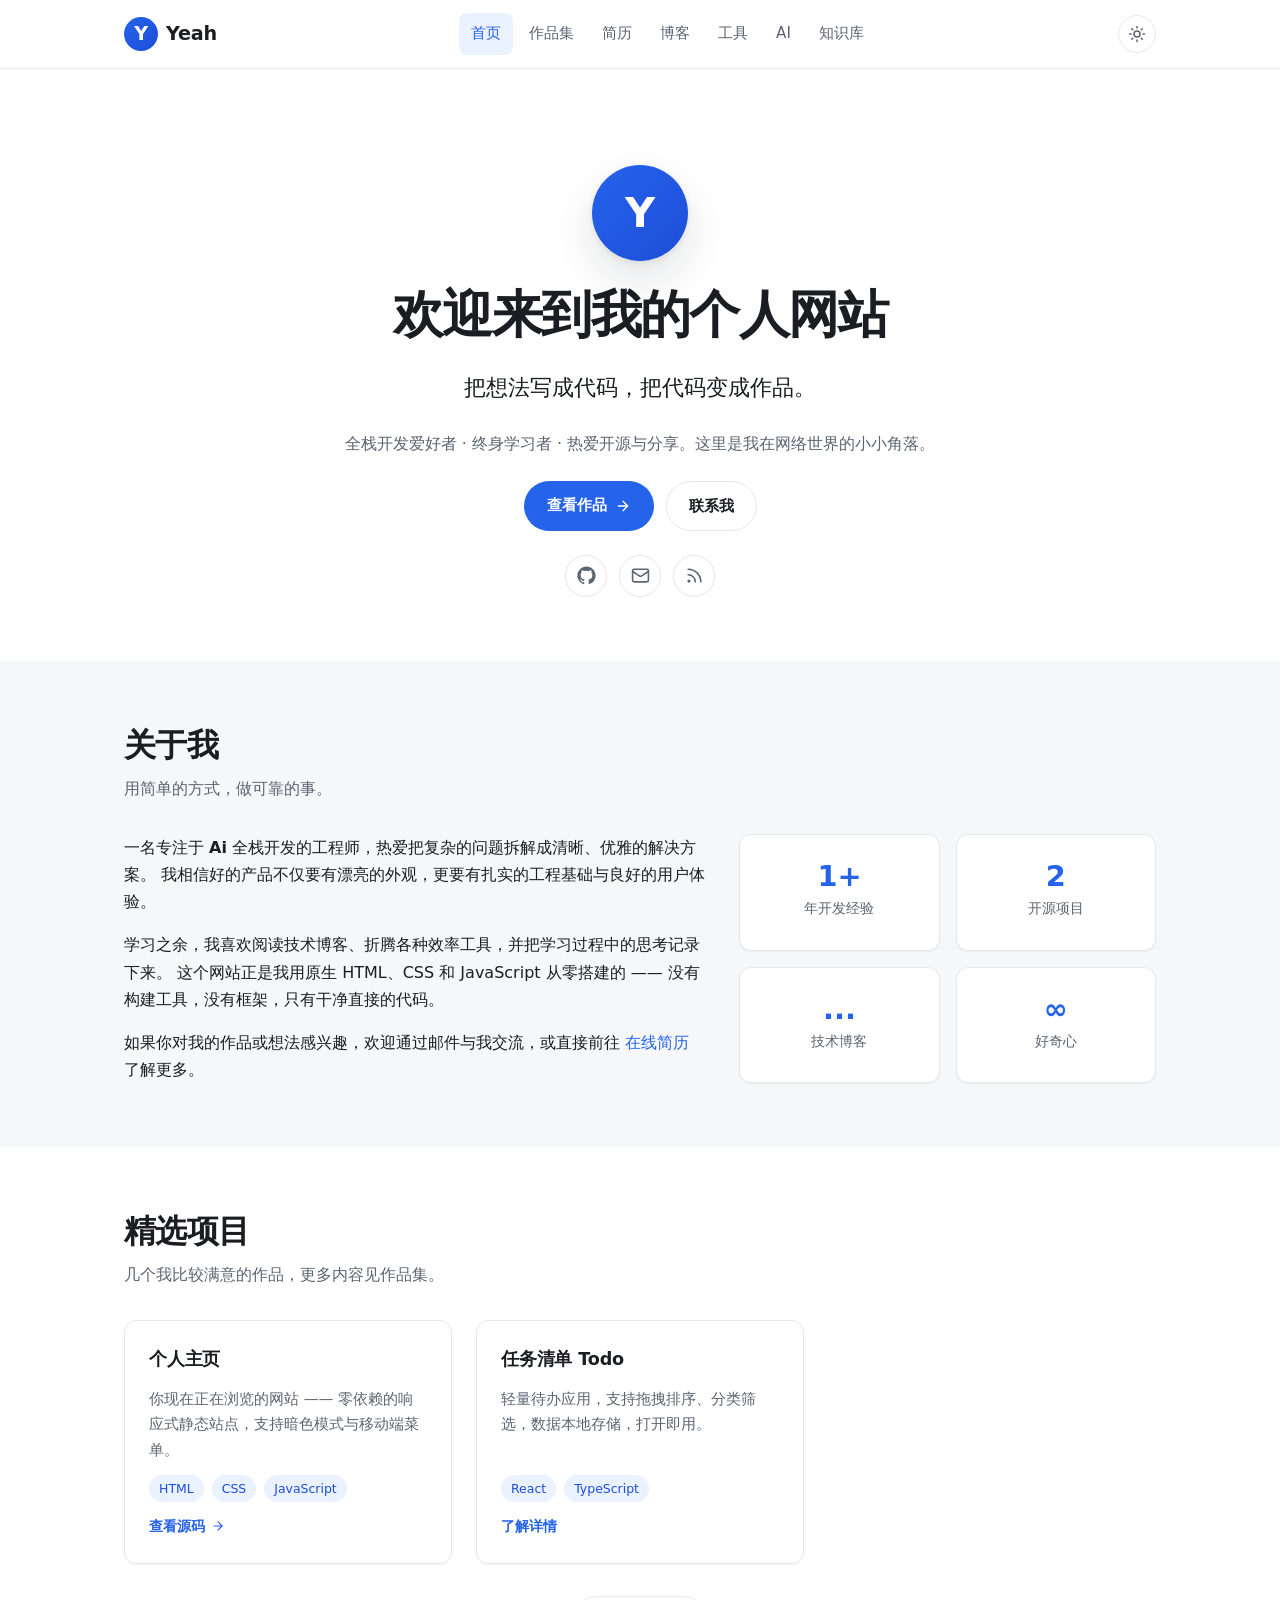
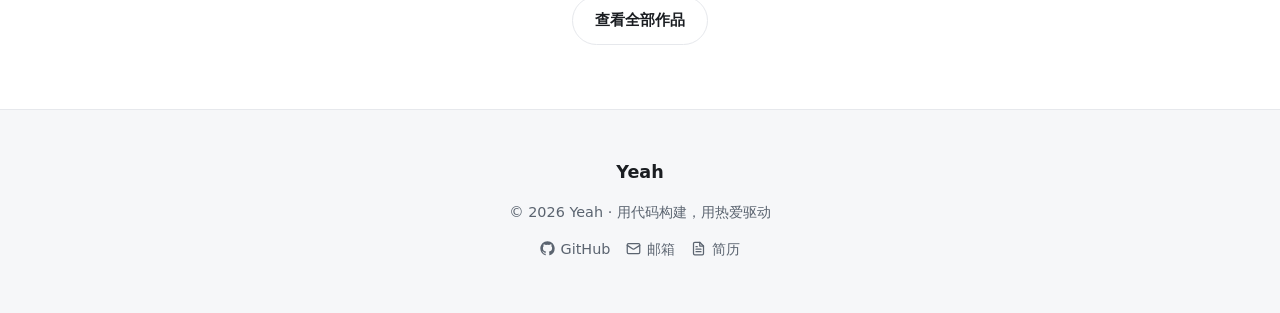
<file: index.html>
<!DOCTYPE html>
<html lang="zh-CN">

  <head>
    <meta charset="UTF-8">
    <meta name="viewport" content="width=device-width, initial-scale=1.0">
    <meta name="description" content="Yeah 的个人网站 —— 前端开发爱好者，记录作品、简历、博客、工具与知识库。">
    <title>Yeah · 个人主页</title>
    <link rel="stylesheet" href="assets/css/style.css">
  </head>

  <body data-active-nav="home">

    <header class="site-header">
      <a class="skip-link" href="#main">跳到主要内容</a>
      <div class="container header-inner">
        <a class="brand" href="index.html" aria-label="Yeah 首页">
          <span class="brand-mark" aria-hidden="true">Y</span>
          <span class="brand-name">Yeah</span>
        </a>
        <nav id="site-nav" class="site-nav" aria-label="主导航">
          <ul class="nav-list">
            <li><a class="nav-link" data-nav="home" href="index.html">首页</a></li>
            <li><a class="nav-link" data-nav="portfolio" href="portfolio.html">作品集</a></li>
            <li><a class="nav-link" data-nav="resume" href="resume.html">简历</a></li>
            <li><a class="nav-link" data-nav="blog" href="blog.html">博客</a></li>
            <li><a class="nav-link" data-nav="tools" href="tools.html">工具</a></li>
            <li><a class="nav-link" data-nav="ai" href="ai.html">AI</a></li>
            <li><a class="nav-link" data-nav="knowledge" href="knowledge.html">知识库</a></li>
          </ul>
        </nav>
        <div class="header-actions">
          <button class="theme-toggle" id="theme-toggle" type="button" aria-label="切换暗色模式">
            <svg class="icon-sun" viewBox="0 0 24 24" fill="none" stroke="currentColor" stroke-width="2"
              stroke-linecap="round" stroke-linejoin="round" aria-hidden="true">
              <circle cx="12" cy="12" r="4"></circle>
              <path
                d="M12 2v2M12 20v2M4.93 4.93l1.41 1.41M17.66 17.66l1.41 1.41M2 12h2M20 12h2M4.93 19.07l1.41-1.41M17.66 6.34l1.41-1.41">
              </path>
            </svg>
            <svg class="icon-moon" viewBox="0 0 24 24" fill="none" stroke="currentColor" stroke-width="2"
              stroke-linecap="round" stroke-linejoin="round" aria-hidden="true">
              <path d="M21 12.79A9 9 0 1 1 11.21 3 7 7 0 0 0 21 12.79z"></path>
            </svg>
          </button>
          <button class="nav-toggle" type="button" aria-expanded="false" aria-controls="site-nav" aria-label="打开导航菜单">
            <span class="nav-toggle-bar"></span>
            <span class="nav-toggle-bar"></span>
            <span class="nav-toggle-bar"></span>
          </button>
        </div>
      </div>
    </header>

    <main id="main">

      <!-- Hero 名片区 -->
      <section class="hero">
        <div class="container hero-inner">
          <span class="avatar avatar-lg" aria-hidden="true">Y</span>
          <h1 class="hero-title">欢迎来到我的个人网站 <span class="accent"></span></h1>
          <p class="hero-slogan">把想法写成代码，把代码变成作品。</p>
          <p class="hero-sub">全栈开发爱好者 · 终身学习者 · 热爱开源与分享。这里是我在网络世界的小小角落。</p>
          <div class="hero-actions">
            <a class="btn btn-primary" href="portfolio.html">
              查看作品
              <svg viewBox="0 0 24 24" fill="none" stroke="currentColor" stroke-width="2" stroke-linecap="round"
                stroke-linejoin="round" aria-hidden="true">
                <path d="M5 12h14M12 5l7 7-7 7"></path>
              </svg>
            </a>
            <button class="btn btn-ghost" id="contact-btn" type="button">联系我</button>
          </div>
          <ul class="social-list" aria-label="社交与联系方式">
            <li>
              <a href="https://github.com/Yeah-520" target="_blank" rel="noopener noreferrer" aria-label="GitHub">
                <svg viewBox="0 0 24 24" fill="currentColor" aria-hidden="true">
                  <path
                    d="M12 .5C5.73.5.5 5.73.5 12c0 5.08 3.29 9.39 7.86 10.91.58.11.79-.25.79-.56 0-.27-.01-1.17-.02-2.12-3.2.7-3.87-1.36-3.87-1.36-.52-1.33-1.28-1.69-1.28-1.69-1.04-.71.08-.7.08-.7 1.15.08 1.76 1.18 1.76 1.18 1.02 1.75 2.68 1.25 3.34.95.1-.74.4-1.25.72-1.54-2.55-.29-5.23-1.28-5.23-5.68 0-1.26.45-2.28 1.18-3.09-.12-.29-.51-1.46.11-3.05 0 0 .97-.31 3.18 1.18a11.1 11.1 0 0 1 5.79 0c2.2-1.49 3.17-1.18 3.17-1.18.62 1.59.23 2.76.11 3.05.74.81 1.18 1.83 1.18 3.09 0 4.41-2.69 5.38-5.25 5.67.41.35.77 1.04.77 2.1 0 1.52-.01 2.74-.01 3.11 0 .31.21.67.8.56A11.52 11.52 0 0 0 23.5 12C23.5 5.73 18.27.5 12 .5z">
                  </path>
                </svg>
              </a>
            </li>
            <li>
              <a href="mailto:1903617153@qq.com" aria-label="电子邮箱">
                <svg viewBox="0 0 24 24" fill="none" stroke="currentColor" stroke-width="2" stroke-linecap="round"
                  stroke-linejoin="round" aria-hidden="true">
                  <rect x="2" y="4" width="20" height="16" rx="2"></rect>
                  <path d="m22 7-8.97 5.7a1.94 1.94 0 0 1-2.06 0L2 7"></path>
                </svg>
              </a>
            </li>
            <li>
              <a href="https://blog.example.com" target="_blank" rel="noopener noreferrer" aria-label="RSS 订阅">
                <svg viewBox="0 0 24 24" fill="none" stroke="currentColor" stroke-width="2" stroke-linecap="round"
                  stroke-linejoin="round" aria-hidden="true">
                  <path d="M4 11a9 9 0 0 1 9 9M4 4a16 16 0 0 1 16 16"></path>
                  <circle cx="5" cy="19" r="1"></circle>
                </svg>
              </a>
            </li>
          </ul>
        </div>
      </section>

      <!-- 关于我 -->
      <section class="section section-alt" aria-labelledby="about-title">
        <div class="container">
          <div class="section-head reveal">
            <h2 class="section-title" id="about-title">关于我</h2>
            <p class="section-sub">用简单的方式，做可靠的事。</p>
          </div>
          <div class="about-grid">
            <div class="about-text reveal">
              <p>
                一名专注于 <strong>Ai</strong> 全栈开发的工程师，热爱把复杂的问题拆解成清晰、优雅的解决方案。
                我相信好的产品不仅要有漂亮的外观，更要有扎实的工程基础与良好的用户体验。
              </p>
              <p>
                学习之余，我喜欢阅读技术博客、折腾各种效率工具，并把学习过程中的思考记录下来。
                这个网站正是我用原生 HTML、CSS 和 JavaScript 从零搭建的 —— 没有构建工具，没有框架，只有干净直接的代码。
              </p>
              <p>
                如果你对我的作品或想法感兴趣，欢迎通过邮件与我交流，或直接前往
                <a class="accent" href="resume.html">在线简历</a> 了解更多。
              </p>
            </div>
            <div class="about-highlights reveal">
              <div class="highlight-card">
                <p class="highlight-value">加载中...</p>
                <p class="highlight-label">年开发经验</p>
              </div>
              <div class="highlight-card">
                <p id="portfolio" class="highlight-value">加载中...</p>
                <p class="highlight-label">开源项目</p>
              </div>
              <div class="highlight-card">
                <p class="highlight-value">...</p>
                <p class="highlight-label">技术博客</p>
              </div>
              <div class="highlight-card">
                <p class="highlight-value">∞</p>
                <p class="highlight-label">好奇心</p>
              </div>
            </div>
          </div>
        </div>
      </section>

      <!-- 精选项目 -->
      <section class="section" aria-labelledby="featured-title">
        <div class="container">
          <div class="section-head reveal">
            <h2 class="section-title" id="featured-title">精选项目</h2>
            <p class="section-sub">几个我比较满意的作品，更多内容见作品集。</p>
          </div>
          <div class="card-grid">
            <article class="card reveal">
              <h3 class="card-title">个人主页</h3>
              <p class="card-desc">你现在正在浏览的网站 —— 零依赖的响应式静态站点，支持暗色模式与移动端菜单。</p>
              <div class="tag-list">
                <span class="tag">HTML</span>
                <span class="tag">CSS</span>
                <span class="tag">JavaScript</span>
              </div>
              <a class="card-link" href="https://github.com/Yeah-520/Yeah-520.github.io" target="_blank"
                rel="noopener noreferrer">
                查看源码
                <svg viewBox="0 0 24 24" fill="none" stroke="currentColor" stroke-width="2" stroke-linecap="round"
                  stroke-linejoin="round" aria-hidden="true">
                  <path d="M5 12h14M12 5l7 7-7 7"></path>
                </svg>
              </a>
            </article>
            <article class="card reveal">
              <h3 class="card-title">任务清单 Todo</h3>
              <p class="card-desc">轻量待办应用，支持拖拽排序、分类筛选，数据本地存储，打开即用。</p>
              <div class="tag-list">
                <span class="tag">React</span>
                <span class="tag">TypeScript</span>
              </div>
              <a class="card-link" href="portfolio.html">了解详情</a>
            </article>
          </div>
          <p class="reveal" style="margin-top: var(--space-6); text-align: center;">
            <a class="btn btn-ghost" href="portfolio.html">查看全部作品</a>
          </p>
        </div>
      </section>

    </main>

    <footer class="site-footer">
      <div class="container footer-inner">
        <p class="footer-brand">Yeah</p>
        <p class="footer-note">© <span id="year">2025</span> Yeah · 用代码构建，用热爱驱动</p>
        <ul class="footer-links">
          <li>
            <a href="https://github.com/Yeah-520" target="_blank" rel="noopener noreferrer">
              <svg viewBox="0 0 24 24" fill="currentColor" aria-hidden="true">
                <path
                  d="M12 .5C5.73.5.5 5.73.5 12c0 5.08 3.29 9.39 7.86 10.91.58.11.79-.25.79-.56 0-.27-.01-1.17-.02-2.12-3.2.7-3.87-1.36-3.87-1.36-.52-1.33-1.28-1.69-1.28-1.69-1.04-.71.08-.7.08-.7 1.15.08 1.76 1.18 1.76 1.18 1.02 1.75 2.68 1.25 3.34.95.1-.74.4-1.25.72-1.54-2.55-.29-5.23-1.28-5.23-5.68 0-1.26.45-2.28 1.18-3.09-.12-.29-.51-1.46.11-3.05 0 0 .97-.31 3.18 1.18a11.1 11.1 0 0 1 5.79 0c2.2-1.49 3.17-1.18 3.17-1.18.62 1.59.23 2.76.11 3.05.74.81 1.18 1.83 1.18 3.09 0 4.41-2.69 5.38-5.25 5.67.41.35.77 1.04.77 2.1 0 1.52-.01 2.74-.01 3.11 0 .31.21.67.8.56A11.52 11.52 0 0 0 23.5 12C23.5 5.73 18.27.5 12 .5z">
                </path>
              </svg>
              GitHub
            </a>
          </li>
          <li>
            <a href="mailto:1903617153@qq.com">
              <svg viewBox="0 0 24 24" fill="none" stroke="currentColor" stroke-width="2" stroke-linecap="round"
                stroke-linejoin="round" aria-hidden="true">
                <rect x="2" y="4" width="20" height="16" rx="2"></rect>
                <path d="m22 7-8.97 5.7a1.94 1.94 0 0 1-2.06 0L2 7"></path>
              </svg>
              邮箱
            </a>
          </li>
          <li>
            <a href="resume.html">
              <svg viewBox="0 0 24 24" fill="none" stroke="currentColor" stroke-width="2" stroke-linecap="round"
                stroke-linejoin="round" aria-hidden="true">
                <path d="M14 2H6a2 2 0 0 0-2 2v16a2 2 0 0 0 2 2h12a2 2 0 0 0 2-2V8z"></path>
                <path d="M14 2v6h6"></path>
                <path d="M16 13H8M16 17H8M10 9H8"></path>
              </svg>
              简历
            </a>
          </li>
        </ul>
      </div>
    </footer>

    <!-- 联系我弹窗 -->
    <div class="modal" id="contact-modal" role="dialog" aria-modal="true" aria-labelledby="contact-modal-title" hidden>
      <div class="modal-overlay" data-modal-close></div>
      <div class="modal-panel" role="document">
        <button class="modal-close" type="button" data-modal-close aria-label="关闭弹窗">
          <svg viewBox="0 0 24 24" fill="none" stroke="currentColor" stroke-width="2" stroke-linecap="round"
            stroke-linejoin="round" aria-hidden="true">
            <path d="M18 6 6 18M6 6l12 12"></path>
          </svg>
        </button>
        <h2 class="modal-title" id="contact-modal-title">联系我</h2>
        <ul class="contact-list">
          <li class="contact-item">
            <span class="contact-icon" aria-hidden="true">
              <svg viewBox="0 0 24 24" fill="none" stroke="currentColor" stroke-width="2" stroke-linecap="round"
                stroke-linejoin="round">
                <path
                  d="M22 16.92v3a2 2 0 0 1-2.18 2 19.79 19.79 0 0 1-8.63-3.07 19.5 19.5 0 0 1-6-6 19.79 19.79 0 0 1-3.07-8.67A2 2 0 0 1 4.11 2h3a2 2 0 0 1 2 1.72c.13.96.36 1.9.7 2.81a2 2 0 0 1-.45 2.11L8.09 9.91a16 16 0 0 0 6 6l1.27-1.27a2 2 0 0 1 2.11-.45c.91.34 1.85.57 2.81.7A2 2 0 0 1 22 16.92z">
                </path>
              </svg>
            </span>
            <div class="contact-info">
              <span class="contact-label">电话</span>
              <a class="contact-value" href="tel:13800000000">138-0000-0000</a>
            </div>
          </li>
          <li class="contact-item">
            <span class="contact-icon" aria-hidden="true">
              <svg viewBox="0 0 24 24" fill="none" stroke="currentColor" stroke-width="2" stroke-linecap="round"
                stroke-linejoin="round">
                <rect x="2" y="4" width="20" height="16" rx="2"></rect>
                <path d="m22 7-8.97 5.7a1.94 1.94 0 0 1-2.06 0L2 7"></path>
              </svg>
            </span>
            <div class="contact-info">
              <span class="contact-label">邮箱</span>
              <a class="contact-value" href="mailto:1903617153@qq.com">1903617153@qq.com</a>
            </div>
          </li>
          <li class="contact-item">
            <span class="contact-icon" aria-hidden="true">
              <svg viewBox="0 0 24 24" fill="currentColor">
                <path
                  d="M12 .5C5.73.5.5 5.73.5 12c0 5.08 3.29 9.39 7.86 10.91.58.11.79-.25.79-.56 0-.27-.01-1.17-.02-2.12-3.2.7-3.87-1.36-3.87-1.36-.52-1.33-1.28-1.69-1.28-1.69-1.04-.71.08-.7.08-.7 1.15.08 1.76 1.18 1.76 1.18 1.02 1.75 2.68 1.25 3.34.95.1-.74.4-1.25.72-1.54-2.55-.29-5.23-1.28-5.23-5.68 0-1.26.45-2.28 1.18-3.09-.12-.29-.51-1.46.11-3.05 0 0 .97-.31 3.18 1.18a11.1 11.1 0 0 1 5.79 0c2.2-1.49 3.17-1.18 3.17-1.18.62 1.59.23 2.76.11 3.05.74.81 1.18 1.83 1.18 3.09 0 4.41-2.69 5.38-5.25 5.67.41.35.77 1.04.77 2.1 0 1.52-.01 2.74-.01 3.11 0 .31.21.67.8.56A11.52 11.52 0 0 0 23.5 12C23.5 5.73 18.27.5 12 .5z">
                </path>
              </svg>
            </span>
            <div class="contact-info">
              <span class="contact-label">GitHub</span>
              <a class="contact-value" href="https://github.com/Yeah-520" target="_blank"
                rel="noopener noreferrer">github.com/Yeah-520</a>
            </div>
          </li>
        </ul>
      </div>
    </div>

    <script src="assets/js/main.js"></script>
  </body>

  <script>
    const currentYear = new Date().getFullYear();
    const diff = currentYear - 2025;
    document.querySelector('.highlight-value').textContent = `${diff}+`;

    // const currentPortfolio = 0;
    // document.querySelector('#portfolio').textContent = `${currentPortfolio}`;

    document.addEventListener('DOMContentLoaded', async () => {
      try {
        // 请求portfolio目录下的页面，修改为你的真实路径
        const res = await fetch('./portfolio.html');
        const htmlStr = await res.text();

        // 把获取到的html字符串解析成虚拟DOM
        const parser = new DOMParser();
        const doc = parser.parseFromString(htmlStr, 'text/html');

        // 统计 .card-title 的数量
        const count = doc.querySelectorAll('.card-title').length;
        console.log("card-title总数：", count);

        // 你可以把数量渲染到index页面任意位置，例如：
        document.querySelector('#portfolio').textContent = `${count}`;
      } catch (err) {
        console.error('读取portfolio页面失败：', err);
      }
    });




  </script>

</html>
</file>
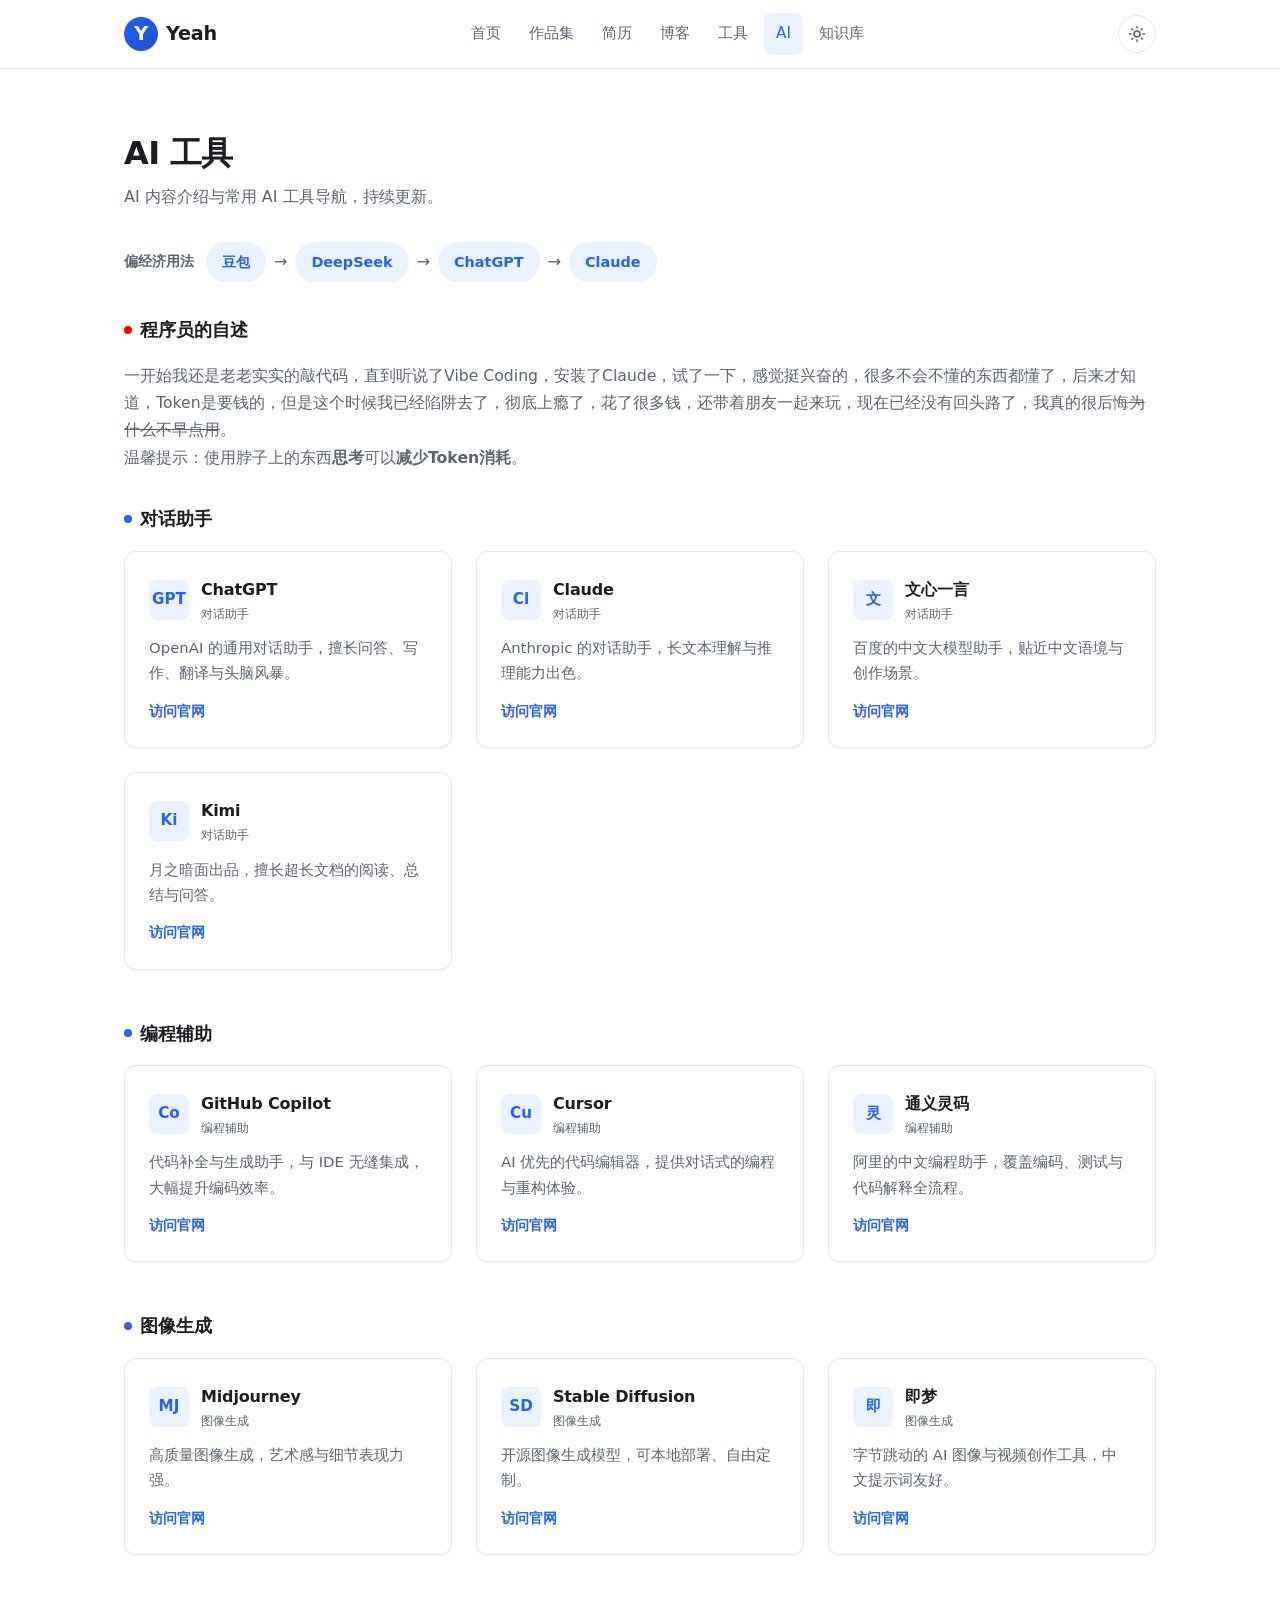
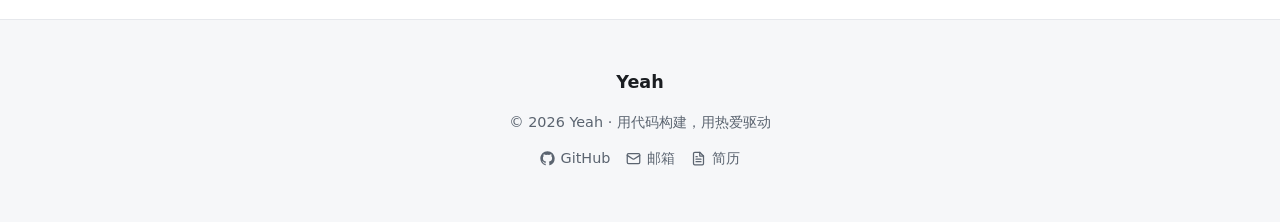
<file: ai.html>
<!DOCTYPE html>
<html lang="zh-CN">

  <head>
    <meta charset="UTF-8">
    <meta name="viewport" content="width=device-width, initial-scale=1.0">
    <meta name="description" content="Yeah 的 AI 工具导航 —— AI 内容介绍与常用 AI 工具推荐。">
    <title>AI 工具 · Yeah</title>
    <link rel="stylesheet" href="assets/css/style.css">
  </head>

  <body data-active-nav="ai">

    <header class="site-header">
      <a class="skip-link" href="#main">跳到主要内容</a>
      <div class="container header-inner">
        <a class="brand" href="index.html" aria-label="Yeah 首页">
          <span class="brand-mark" aria-hidden="true">Y</span>
          <span class="brand-name">Yeah</span>
        </a>
        <nav id="site-nav" class="site-nav" aria-label="主导航">
          <ul class="nav-list">
            <li><a class="nav-link" data-nav="home" href="index.html">首页</a></li>
            <li><a class="nav-link" data-nav="portfolio" href="portfolio.html">作品集</a></li>
            <li><a class="nav-link" data-nav="resume" href="resume.html">简历</a></li>
            <li><a class="nav-link" data-nav="blog" href="blog.html">博客</a></li>
            <li><a class="nav-link" data-nav="tools" href="tools.html">工具</a></li>
            <li><a class="nav-link" data-nav="ai" href="ai.html">AI</a></li>
            <li><a class="nav-link" data-nav="knowledge" href="knowledge.html">知识库</a></li>
          </ul>
        </nav>
        <div class="header-actions">
          <button class="theme-toggle" id="theme-toggle" type="button" aria-label="切换暗色模式">
            <svg class="icon-sun" viewBox="0 0 24 24" fill="none" stroke="currentColor" stroke-width="2"
              stroke-linecap="round" stroke-linejoin="round" aria-hidden="true">
              <circle cx="12" cy="12" r="4"></circle>
              <path
                d="M12 2v2M12 20v2M4.93 4.93l1.41 1.41M17.66 17.66l1.41 1.41M2 12h2M20 12h2M4.93 19.07l1.41-1.41M17.66 6.34l1.41-1.41">
              </path>
            </svg>
            <svg class="icon-moon" viewBox="0 0 24 24" fill="none" stroke="currentColor" stroke-width="2"
              stroke-linecap="round" stroke-linejoin="round" aria-hidden="true">
              <path d="M21 12.79A9 9 0 1 1 11.21 3 7 7 0 0 0 21 12.79z"></path>
            </svg>
          </button>
          <button class="nav-toggle" type="button" aria-expanded="false" aria-controls="site-nav" aria-label="打开导航菜单">
            <span class="nav-toggle-bar"></span>
            <span class="nav-toggle-bar"></span>
            <span class="nav-toggle-bar"></span>
          </button>
        </div>
      </div>
    </header>

    <main id="main">
      <section class="section">
        <div class="container">
          <div class="section-head reveal">
            <h1 class="section-title">AI 工具</h1>
            <p class="section-sub">AI 内容介绍与常用 AI 工具导航，持续更新。</p>
          </div>

          <div class="ai-path reveal">
            <span class="ai-path-label">偏经济用法</span>
            <div class="ai-path-steps">
              <span class="ai-path-step">豆包</span>
              <span class="ai-path-arrow" aria-hidden="true">→</span>
              <span class="ai-path-step">DeepSeek</span>
              <span class="ai-path-arrow" aria-hidden="true">→</span>
              <span class="ai-path-step">ChatGPT</span>
              <span class="ai-path-arrow" aria-hidden="true">→</span>
              <span class="ai-path-step">Claude</span>
            </div>
          </div>

          <div>
            <h2 class="knowledge-title"><span class="dot" style="background-color: red;"></span>程序员的自述</h2>
            <p class="ai-intro reveal">
              一开始我还是老老实实的敲代码，直到听说了Vibe
              Coding，安装了Claude，试了一下，感觉挺兴奋的，很多不会不懂的东西都懂了，后来才知道，Token是要钱的，但是这个时候我已经陷阱去了，彻底上瘾了，花了很多钱，还带着朋友一起来玩，现在已经没有回头路了，我真的很后悔<del>为什么不早点用</del>。<br>
              温馨提示：使用脖子上的东西<strong>思考</strong>可以<strong>减少Token消耗</strong>。
            </p>
          </div>

          <!-- 对话助手 -->
          <div class="knowledge-section reveal">
            <h2 class="knowledge-title"><span class="dot"></span>对话助手</h2>
            <div class="card-grid">
              <article class="card tool-card reveal">
                <div class="tool-head">
                  <span class="tool-logo" aria-hidden="true">GPT</span>
                  <div>
                    <h2 class="card-title" style="font-size: 1rem;">ChatGPT</h2>
                    <p class="tool-category">对话助手</p>
                  </div>
                </div>
                <p class="card-desc">OpenAI 的通用对话助手，擅长问答、写作、翻译与头脑风暴。</p>
                <a class="card-link" href="https://chatgpt.com/" target="_blank" rel="noopener noreferrer">访问官网</a>
              </article>

              <article class="card tool-card reveal">
                <div class="tool-head">
                  <span class="tool-logo" aria-hidden="true">Cl</span>
                  <div>
                    <h2 class="card-title" style="font-size: 1rem;">Claude</h2>
                    <p class="tool-category">对话助手</p>
                  </div>
                </div>
                <p class="card-desc">Anthropic 的对话助手，长文本理解与推理能力出色。</p>
                <a class="card-link" href="https://claude.ai/" target="_blank" rel="noopener noreferrer">访问官网</a>
              </article>

              <article class="card tool-card reveal">
                <div class="tool-head">
                  <span class="tool-logo" aria-hidden="true">文</span>
                  <div>
                    <h2 class="card-title" style="font-size: 1rem;">文心一言</h2>
                    <p class="tool-category">对话助手</p>
                  </div>
                </div>
                <p class="card-desc">百度的中文大模型助手，贴近中文语境与创作场景。</p>
                <a class="card-link" href="https://yiyan.baidu.com/" target="_blank" rel="noopener noreferrer">访问官网</a>
              </article>

              <article class="card tool-card reveal">
                <div class="tool-head">
                  <span class="tool-logo" aria-hidden="true">Ki</span>
                  <div>
                    <h2 class="card-title" style="font-size: 1rem;">Kimi</h2>
                    <p class="tool-category">对话助手</p>
                  </div>
                </div>
                <p class="card-desc">月之暗面出品，擅长超长文档的阅读、总结与问答。</p>
                <a class="card-link" href="https://kimi.moonshot.cn/" target="_blank" rel="noopener noreferrer">访问官网</a>
              </article>
            </div>
          </div>

          <!-- 编程辅助 -->
          <div class="knowledge-section reveal">
            <h2 class="knowledge-title"><span class="dot"></span>编程辅助</h2>
            <div class="card-grid">
              <article class="card tool-card reveal">
                <div class="tool-head">
                  <span class="tool-logo" aria-hidden="true">Co</span>
                  <div>
                    <h2 class="card-title" style="font-size: 1rem;">GitHub Copilot</h2>
                    <p class="tool-category">编程辅助</p>
                  </div>
                </div>
                <p class="card-desc">代码补全与生成助手，与 IDE 无缝集成，大幅提升编码效率。</p>
                <a class="card-link" href="https://github.com/features/copilot" target="_blank"
                  rel="noopener noreferrer">访问官网</a>
              </article>

              <article class="card tool-card reveal">
                <div class="tool-head">
                  <span class="tool-logo" aria-hidden="true">Cu</span>
                  <div>
                    <h2 class="card-title" style="font-size: 1rem;">Cursor</h2>
                    <p class="tool-category">编程辅助</p>
                  </div>
                </div>
                <p class="card-desc">AI 优先的代码编辑器，提供对话式的编程与重构体验。</p>
                <a class="card-link" href="https://cursor.com/" target="_blank" rel="noopener noreferrer">访问官网</a>
              </article>

              <article class="card tool-card reveal">
                <div class="tool-head">
                  <span class="tool-logo" aria-hidden="true">灵</span>
                  <div>
                    <h2 class="card-title" style="font-size: 1rem;">通义灵码</h2>
                    <p class="tool-category">编程辅助</p>
                  </div>
                </div>
                <p class="card-desc">阿里的中文编程助手，覆盖编码、测试与代码解释全流程。</p>
                <a class="card-link" href="https://tongyi.aliyun.com/lingma" target="_blank"
                  rel="noopener noreferrer">访问官网</a>
              </article>
            </div>
          </div>

          <!-- 图像生成 -->
          <div class="knowledge-section reveal">
            <h2 class="knowledge-title"><span class="dot"></span>图像生成</h2>
            <div class="card-grid">
              <article class="card tool-card reveal">
                <div class="tool-head">
                  <span class="tool-logo" aria-hidden="true">MJ</span>
                  <div>
                    <h2 class="card-title" style="font-size: 1rem;">Midjourney</h2>
                    <p class="tool-category">图像生成</p>
                  </div>
                </div>
                <p class="card-desc">高质量图像生成，艺术感与细节表现力强。</p>
                <a class="card-link" href="https://www.midjourney.com/" target="_blank"
                  rel="noopener noreferrer">访问官网</a>
              </article>

              <article class="card tool-card reveal">
                <div class="tool-head">
                  <span class="tool-logo" aria-hidden="true">SD</span>
                  <div>
                    <h2 class="card-title" style="font-size: 1rem;">Stable Diffusion</h2>
                    <p class="tool-category">图像生成</p>
                  </div>
                </div>
                <p class="card-desc">开源图像生成模型，可本地部署、自由定制。</p>
                <a class="card-link" href="https://stability.ai/" target="_blank" rel="noopener noreferrer">访问官网</a>
              </article>

              <article class="card tool-card reveal">
                <div class="tool-head">
                  <span class="tool-logo" aria-hidden="true">即</span>
                  <div>
                    <h2 class="card-title" style="font-size: 1rem;">即梦</h2>
                    <p class="tool-category">图像生成</p>
                  </div>
                </div>
                <p class="card-desc">字节跳动的 AI 图像与视频创作工具，中文提示词友好。</p>
                <a class="card-link" href="https://jimeng.jianying.com/" target="_blank"
                  rel="noopener noreferrer">访问官网</a>
              </article>
            </div>
          </div>

        </div>
      </section>
    </main>

    <footer class="site-footer">
      <div class="container footer-inner">
        <p class="footer-brand">Yeah</p>
        <p class="footer-note">© <span id="year">2025</span> Yeah · 用代码构建，用热爱驱动</p>
        <ul class="footer-links">
          <li>
            <a href="https://github.com/Yeah-520" target="_blank" rel="noopener noreferrer">
              <svg viewBox="0 0 24 24" fill="currentColor" aria-hidden="true">
                <path
                  d="M12 .5C5.73.5.5 5.73.5 12c0 5.08 3.29 9.39 7.86 10.91.58.11.79-.25.79-.56 0-.27-.01-1.17-.02-2.12-3.2.7-3.87-1.36-3.87-1.36-.52-1.33-1.28-1.69-1.28-1.69-1.04-.71.08-.7.08-.7 1.15.08 1.76 1.18 1.76 1.18 1.02 1.75 2.68 1.25 3.34.95.1-.74.4-1.25.72-1.54-2.55-.29-5.23-1.28-5.23-5.68 0-1.26.45-2.28 1.18-3.09-.12-.29-.51-1.46.11-3.05 0 0 .97-.31 3.18 1.18a11.1 11.1 0 0 1 5.79 0c2.2-1.49 3.17-1.18 3.17-1.18.62 1.59.23 2.76.11 3.05.74.81 1.18 1.83 1.18 3.09 0 4.41-2.69 5.38-5.25 5.67.41.35.77 1.04.77 2.1 0 1.52-.01 2.74-.01 3.11 0 .31.21.67.8.56A11.52 11.52 0 0 0 23.5 12C23.5 5.73 18.27.5 12 .5z">
                </path>
              </svg>
              GitHub
            </a>
          </li>
          <li>
            <a href="mailto:1903617153@qq.com">
              <svg viewBox="0 0 24 24" fill="none" stroke="currentColor" stroke-width="2" stroke-linecap="round"
                stroke-linejoin="round" aria-hidden="true">
                <rect x="2" y="4" width="20" height="16" rx="2"></rect>
                <path d="m22 7-8.97 5.7a1.94 1.94 0 0 1-2.06 0L2 7"></path>
              </svg>
              邮箱
            </a>
          </li>
          <li><a href="resume.html"><svg viewBox="0 0 24 24" fill="none" stroke="currentColor" stroke-width="2"
                stroke-linecap="round" stroke-linejoin="round" aria-hidden="true">
                <path d="M14 2H6a2 2 0 0 0-2 2v16a2 2 0 0 0 2 2h12a2 2 0 0 0 2-2V8z"></path>
                <path d="M14 2v6h6"></path>
                <path d="M16 13H8M16 17H8M10 9H8"></path>
              </svg>简历</a></li>
        </ul>
      </div>
    </footer>

    <script src="assets/js/main.js"></script>
  </body>

</html>
</file>
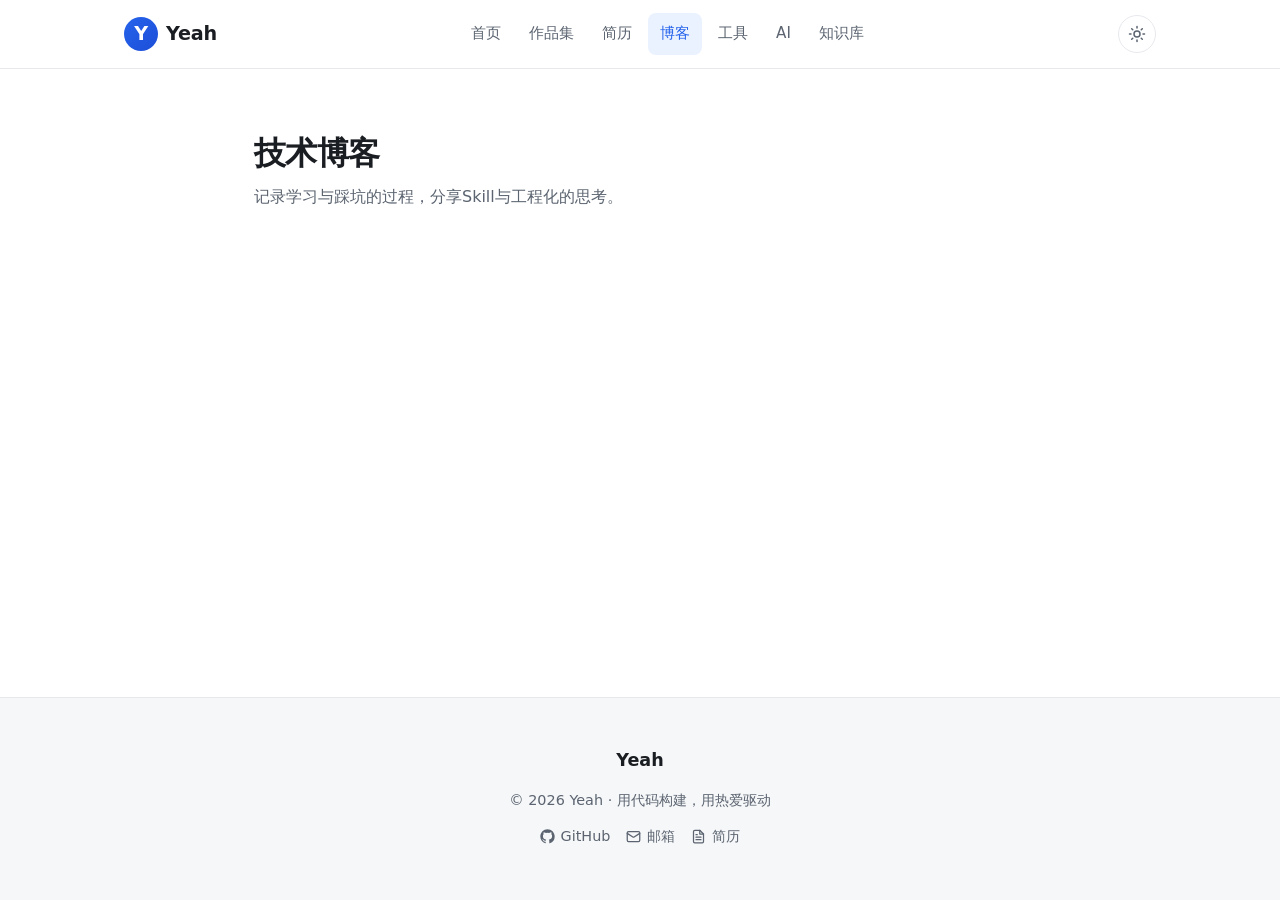
<file: blog.html>
<!DOCTYPE html>
<html lang="zh-CN">
<head>
  <meta charset="UTF-8">
  <meta name="viewport" content="width=device-width, initial-scale=1.0">
  <meta name="description" content="Yeah 的技术博客 —— 记录前端开发、工程化与学习思考。">
  <title>技术博客 · Yeah</title>
  <link rel="stylesheet" href="assets/css/style.css">
</head>
<body data-active-nav="blog">

  <header class="site-header">
    <a class="skip-link" href="#main">跳到主要内容</a>
    <div class="container header-inner">
      <a class="brand" href="index.html" aria-label="Yeah 首页">
        <span class="brand-mark" aria-hidden="true">Y</span>
        <span class="brand-name">Yeah</span>
      </a>
      <nav id="site-nav" class="site-nav" aria-label="主导航">
        <ul class="nav-list">
          <li><a class="nav-link" data-nav="home" href="index.html">首页</a></li>
          <li><a class="nav-link" data-nav="portfolio" href="portfolio.html">作品集</a></li>
          <li><a class="nav-link" data-nav="resume" href="resume.html">简历</a></li>
          <li><a class="nav-link" data-nav="blog" href="blog.html">博客</a></li>
          <li><a class="nav-link" data-nav="tools" href="tools.html">工具</a></li>
          <li><a class="nav-link" data-nav="ai" href="ai.html">AI</a></li>
          <li><a class="nav-link" data-nav="knowledge" href="knowledge.html">知识库</a></li>
        </ul>
      </nav>
      <div class="header-actions">
        <button class="theme-toggle" id="theme-toggle" type="button" aria-label="切换暗色模式">
          <svg class="icon-sun" viewBox="0 0 24 24" fill="none" stroke="currentColor" stroke-width="2" stroke-linecap="round" stroke-linejoin="round" aria-hidden="true">
            <circle cx="12" cy="12" r="4"></circle>
            <path d="M12 2v2M12 20v2M4.93 4.93l1.41 1.41M17.66 17.66l1.41 1.41M2 12h2M20 12h2M4.93 19.07l1.41-1.41M17.66 6.34l1.41-1.41"></path>
          </svg>
          <svg class="icon-moon" viewBox="0 0 24 24" fill="none" stroke="currentColor" stroke-width="2" stroke-linecap="round" stroke-linejoin="round" aria-hidden="true">
            <path d="M21 12.79A9 9 0 1 1 11.21 3 7 7 0 0 0 21 12.79z"></path>
          </svg>
        </button>
        <button class="nav-toggle" type="button" aria-expanded="false" aria-controls="site-nav" aria-label="打开导航菜单">
          <span class="nav-toggle-bar"></span>
          <span class="nav-toggle-bar"></span>
          <span class="nav-toggle-bar"></span>
        </button>
      </div>
    </div>
  </header>

  <main id="main">
    <section class="section">
      <div class="container" style="max-width: 820px;">
        <div class="section-head reveal">
          <h1 class="section-title">技术博客</h1>
          <p class="section-sub">记录学习与踩坑的过程，分享Skill与工程化的思考。</p>
        </div>
      </div>
    </section>
  </main>

  <footer class="site-footer">
    <div class="container footer-inner">
      <p class="footer-brand">Yeah</p>
      <p class="footer-note">© <span id="year">2025</span> Yeah · 用代码构建，用热爱驱动</p>
      <ul class="footer-links">
        <li>
          <a href="https://github.com/Yeah-520" target="_blank" rel="noopener noreferrer">
            <svg viewBox="0 0 24 24" fill="currentColor" aria-hidden="true"><path d="M12 .5C5.73.5.5 5.73.5 12c0 5.08 3.29 9.39 7.86 10.91.58.11.79-.25.79-.56 0-.27-.01-1.17-.02-2.12-3.2.7-3.87-1.36-3.87-1.36-.52-1.33-1.28-1.69-1.28-1.69-1.04-.71.08-.7.08-.7 1.15.08 1.76 1.18 1.76 1.18 1.02 1.75 2.68 1.25 3.34.95.1-.74.4-1.25.72-1.54-2.55-.29-5.23-1.28-5.23-5.68 0-1.26.45-2.28 1.18-3.09-.12-.29-.51-1.46.11-3.05 0 0 .97-.31 3.18 1.18a11.1 11.1 0 0 1 5.79 0c2.2-1.49 3.17-1.18 3.17-1.18.62 1.59.23 2.76.11 3.05.74.81 1.18 1.83 1.18 3.09 0 4.41-2.69 5.38-5.25 5.67.41.35.77 1.04.77 2.1 0 1.52-.01 2.74-.01 3.11 0 .31.21.67.8.56A11.52 11.52 0 0 0 23.5 12C23.5 5.73 18.27.5 12 .5z"></path></svg>
            GitHub
          </a>
        </li>
        <li>
          <a href="mailto:1903617153@qq.com">
            <svg viewBox="0 0 24 24" fill="none" stroke="currentColor" stroke-width="2" stroke-linecap="round" stroke-linejoin="round" aria-hidden="true"><rect x="2" y="4" width="20" height="16" rx="2"></rect><path d="m22 7-8.97 5.7a1.94 1.94 0 0 1-2.06 0L2 7"></path></svg>
            邮箱
          </a>
        </li>
        <li><a href="resume.html"><svg viewBox="0 0 24 24" fill="none" stroke="currentColor" stroke-width="2" stroke-linecap="round" stroke-linejoin="round" aria-hidden="true"><path d="M14 2H6a2 2 0 0 0-2 2v16a2 2 0 0 0 2 2h12a2 2 0 0 0 2-2V8z"></path><path d="M14 2v6h6"></path><path d="M16 13H8M16 17H8M10 9H8"></path></svg>简历</a></li>
      </ul>
    </div>
  </footer>

  <script src="assets/js/main.js"></script>
</body>
</html>
</file>
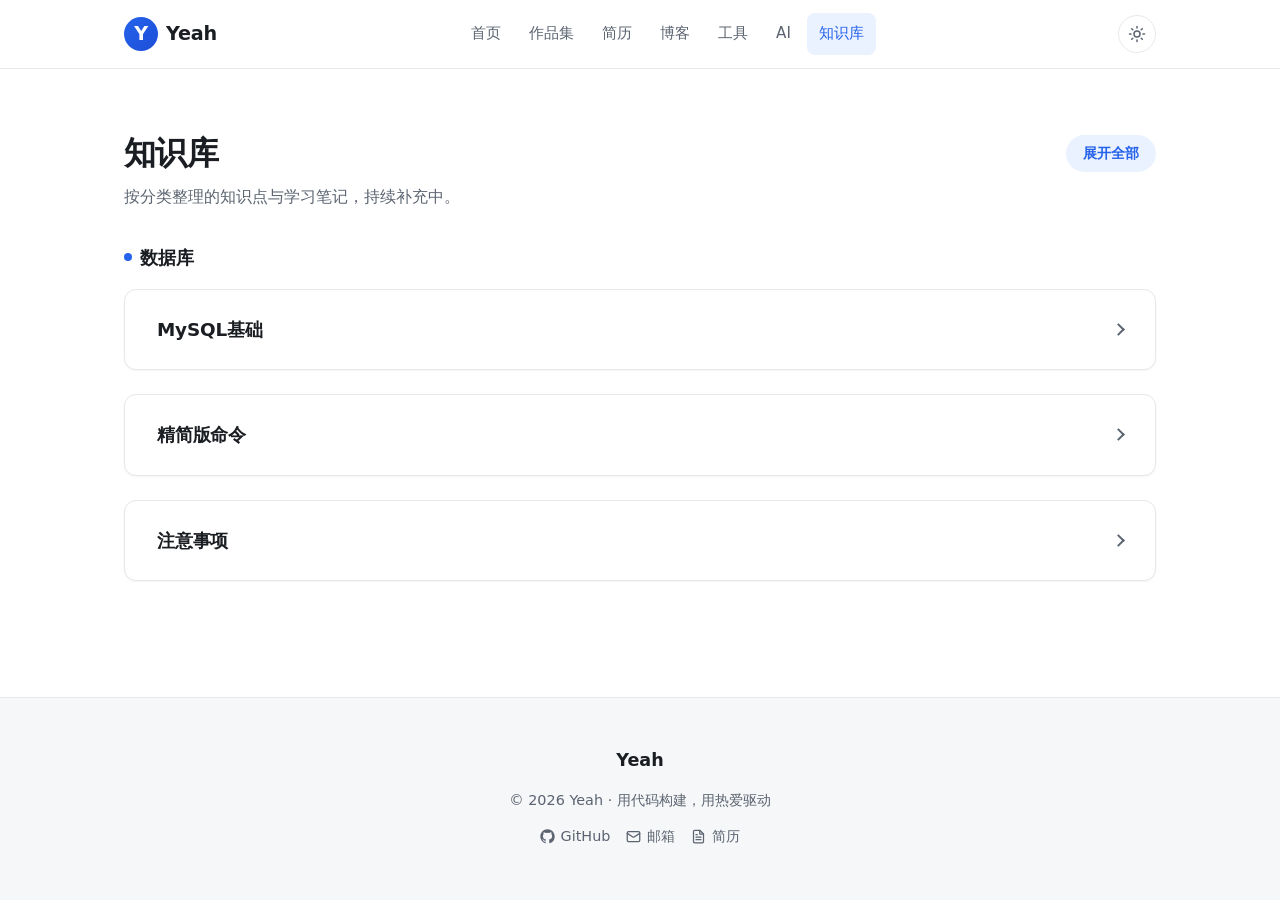
<file: knowledge.html>
<!DOCTYPE html>
<html lang="zh-CN">
<head>
  <meta charset="UTF-8">
  <meta name="viewport" content="width=device-width, initial-scale=1.0">
  <meta name="description" content="Yeah 的知识库 —— 按分类整理的知识点与学习笔记。">
  <title>知识库 · Yeah</title>
  <link rel="stylesheet" href="assets/css/style.css">
  <script src="assets/js/vendor/markdown-it.min.js" defer></script>
  <!-- <script src="assets/js/vendor/highlight.min.js" defer></script> -->
  <script src="assets/js/knowledge.js" defer></script>
  <script src="assets/js/main.js" defer></script>
</head>
<body data-active-nav="knowledge">

  <header class="site-header">
    <a class="skip-link" href="#main">跳到主要内容</a>
    <div class="container header-inner">
      <a class="brand" href="index.html" aria-label="Yeah 首页">
        <span class="brand-mark" aria-hidden="true">Y</span>
        <span class="brand-name">Yeah</span>
      </a>
      <nav id="site-nav" class="site-nav" aria-label="主导航">
        <ul class="nav-list">
          <li><a class="nav-link" data-nav="home" href="index.html">首页</a></li>
          <li><a class="nav-link" data-nav="portfolio" href="portfolio.html">作品集</a></li>
          <li><a class="nav-link" data-nav="resume" href="resume.html">简历</a></li>
          <li><a class="nav-link" data-nav="blog" href="blog.html">博客</a></li>
          <li><a class="nav-link" data-nav="tools" href="tools.html">工具</a></li>
          <li><a class="nav-link" data-nav="ai" href="ai.html">AI</a></li>
          <li><a class="nav-link" data-nav="knowledge" href="knowledge.html">知识库</a></li>
        </ul>
      </nav>
      <div class="header-actions">
        <button class="theme-toggle" id="theme-toggle" type="button" aria-label="切换暗色模式">
          <svg class="icon-sun" viewBox="0 0 24 24" fill="none" stroke="currentColor" stroke-width="2" stroke-linecap="round" stroke-linejoin="round" aria-hidden="true">
            <circle cx="12" cy="12" r="4"></circle>
            <path d="M12 2v2M12 20v2M4.93 4.93l1.41 1.41M17.66 17.66l1.41 1.41M2 12h2M20 12h2M4.93 19.07l1.41-1.41M17.66 6.34l1.41-1.41"></path>
          </svg>
          <svg class="icon-moon" viewBox="0 0 24 24" fill="none" stroke="currentColor" stroke-width="2" stroke-linecap="round" stroke-linejoin="round" aria-hidden="true">
            <path d="M21 12.79A9 9 0 1 1 11.21 3 7 7 0 0 0 21 12.79z"></path>
          </svg>
        </button>
        <button class="nav-toggle" type="button" aria-expanded="false" aria-controls="site-nav" aria-label="打开导航菜单">
          <span class="nav-toggle-bar"></span>
          <span class="nav-toggle-bar"></span>
          <span class="nav-toggle-bar"></span>
        </button>
      </div>
    </div>
  </header>

  <main id="main">
    <section class="section">
      <div class="container">
        <div class="section-head reveal">
          <div class="section-head-row">
            <h1 class="section-title">知识库</h1>
            <div id="knowledge-toolbar" class="knowledge-toolbar"></div>
          </div>
          <p class="section-sub">按分类整理的知识点与学习笔记，持续补充中。</p>
        </div>

        <div id="knowledge-root" class="knowledge-root"></div>

      </div>
    </section>
  </main>

  <footer class="site-footer">
    <div class="container footer-inner">
      <p class="footer-brand">Yeah</p>
      <p class="footer-note">© <span id="year">2025</span> Yeah · 用代码构建，用热爱驱动</p>
      <ul class="footer-links">
        <li>
          <a href="https://github.com/Yeah-520" target="_blank" rel="noopener noreferrer">
            <svg viewBox="0 0 24 24" fill="currentColor" aria-hidden="true"><path d="M12 .5C5.73.5.5 5.73.5 12c0 5.08 3.29 9.39 7.86 10.91.58.11.79-.25.79-.56 0-.27-.01-1.17-.02-2.12-3.2.7-3.87-1.36-3.87-1.36-.52-1.33-1.28-1.69-1.28-1.69-1.04-.71.08-.7.08-.7 1.15.08 1.76 1.18 1.76 1.18 1.02 1.75 2.68 1.25 3.34.95.1-.74.4-1.25.72-1.54-2.55-.29-5.23-1.28-5.23-5.68 0-1.26.45-2.28 1.18-3.09-.12-.29-.51-1.46.11-3.05 0 0 .97-.31 3.18 1.18a11.1 11.1 0 0 1 5.79 0c2.2-1.49 3.17-1.18 3.17-1.18.62 1.59.23 2.76.11 3.05.74.81 1.18 1.83 1.18 3.09 0 4.41-2.69 5.38-5.25 5.67.41.35.77 1.04.77 2.1 0 1.52-.01 2.74-.01 3.11 0 .31.21.67.8.56A11.52 11.52 0 0 0 23.5 12C23.5 5.73 18.27.5 12 .5z"></path></svg>
            GitHub
          </a>
        </li>
        <li>
          <a href="mailto:1903617153@qq.com">
            <svg viewBox="0 0 24 24" fill="none" stroke="currentColor" stroke-width="2" stroke-linecap="round" stroke-linejoin="round" aria-hidden="true"><rect x="2" y="4" width="20" height="16" rx="2"></rect><path d="m22 7-8.97 5.7a1.94 1.94 0 0 1-2.06 0L2 7"></path></svg>
            邮箱
          </a>
        </li>
        <li><a href="resume.html"><svg viewBox="0 0 24 24" fill="none" stroke="currentColor" stroke-width="2" stroke-linecap="round" stroke-linejoin="round" aria-hidden="true"><path d="M14 2H6a2 2 0 0 0-2 2v16a2 2 0 0 0 2 2h12a2 2 0 0 0 2-2V8z"></path><path d="M14 2v6h6"></path><path d="M16 13H8M16 17H8M10 9H8"></path></svg>简历</a></li>
      </ul>
    </div>
  </footer>

</body>
</html>
</file>
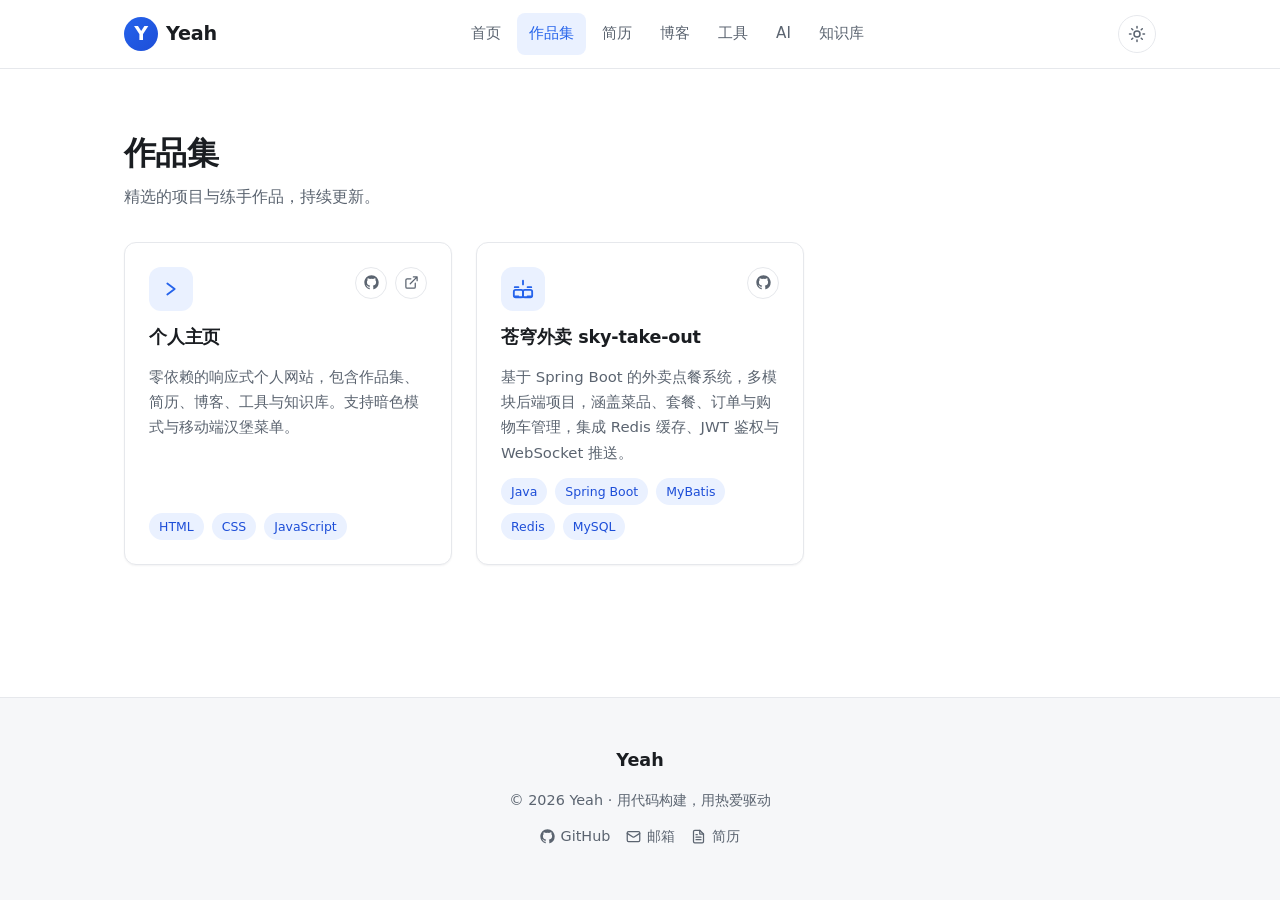
<file: portfolio.html>
<!DOCTYPE html>
<html lang="zh-CN">
<head>
  <meta charset="UTF-8">
  <meta name="viewport" content="width=device-width, initial-scale=1.0">
  <meta name="description" content="Yeah 的作品集 —— 精选项目展示，包含简介、技术栈与源码链接。">
  <title>作品集 · Yeah</title>
  <link rel="stylesheet" href="assets/css/style.css">
</head>
<body data-active-nav="portfolio">

  <header class="site-header">
    <a class="skip-link" href="#main">跳到主要内容</a>
    <div class="container header-inner">
      <a class="brand" href="index.html" aria-label="Yeah 首页">
        <span class="brand-mark" aria-hidden="true">Y</span>
        <span class="brand-name">Yeah</span>
      </a>
      <nav id="site-nav" class="site-nav" aria-label="主导航">
        <ul class="nav-list">
          <li><a class="nav-link" data-nav="home" href="index.html">首页</a></li>
          <li><a class="nav-link" data-nav="portfolio" href="portfolio.html">作品集</a></li>
          <li><a class="nav-link" data-nav="resume" href="resume.html">简历</a></li>
          <li><a class="nav-link" data-nav="blog" href="blog.html">博客</a></li>
          <li><a class="nav-link" data-nav="tools" href="tools.html">工具</a></li>
          <li><a class="nav-link" data-nav="ai" href="ai.html">AI</a></li>
          <li><a class="nav-link" data-nav="knowledge" href="knowledge.html">知识库</a></li>
        </ul>
      </nav>
      <div class="header-actions">
        <button class="theme-toggle" id="theme-toggle" type="button" aria-label="切换暗色模式">
          <svg class="icon-sun" viewBox="0 0 24 24" fill="none" stroke="currentColor" stroke-width="2" stroke-linecap="round" stroke-linejoin="round" aria-hidden="true">
            <circle cx="12" cy="12" r="4"></circle>
            <path d="M12 2v2M12 20v2M4.93 4.93l1.41 1.41M17.66 17.66l1.41 1.41M2 12h2M20 12h2M4.93 19.07l1.41-1.41M17.66 6.34l1.41-1.41"></path>
          </svg>
          <svg class="icon-moon" viewBox="0 0 24 24" fill="none" stroke="currentColor" stroke-width="2" stroke-linecap="round" stroke-linejoin="round" aria-hidden="true">
            <path d="M21 12.79A9 9 0 1 1 11.21 3 7 7 0 0 0 21 12.79z"></path>
          </svg>
        </button>
        <button class="nav-toggle" type="button" aria-expanded="false" aria-controls="site-nav" aria-label="打开导航菜单">
          <span class="nav-toggle-bar"></span>
          <span class="nav-toggle-bar"></span>
          <span class="nav-toggle-bar"></span>
        </button>
      </div>
    </div>
  </header>

  <main id="main">
    <section class="section">
      <div class="container">
        <div class="section-head reveal">
          <h1 class="section-title">作品集</h1>
          <p class="section-sub">精选的项目与练手作品，持续更新。</p>
        </div>

        <div class="card-grid">
          <article class="card project-card reveal">
            <div class="project-top">
              <span class="project-icon" aria-hidden="true">
                <svg viewBox="0 0 24 24" fill="none" stroke="currentColor" stroke-width="2" stroke-linecap="round" stroke-linejoin="round"><path d="m8 6 8 6-8 6"></path></svg>
              </span>
              <div class="project-links">
                <a class="icon-link" href="https://github.com/Yeah-520/Yeah-520.github.io" target="_blank" rel="noopener noreferrer" aria-label="查看 GitHub 仓库">
                  <svg viewBox="0 0 24 24" fill="currentColor" aria-hidden="true"><path d="M12 .5C5.73.5.5 5.73.5 12c0 5.08 3.29 9.39 7.86 10.91.58.11.79-.25.79-.56 0-.27-.01-1.17-.02-2.12-3.2.7-3.87-1.36-3.87-1.36-.52-1.33-1.28-1.69-1.28-1.69-1.04-.71.08-.7.08-.7 1.15.08 1.76 1.18 1.76 1.18 1.02 1.75 2.68 1.25 3.34.95.1-.74.4-1.25.72-1.54-2.55-.29-5.23-1.28-5.23-5.68 0-1.26.45-2.28 1.18-3.09-.12-.29-.51-1.46.11-3.05 0 0 .97-.31 3.18 1.18a11.1 11.1 0 0 1 5.79 0c2.2-1.49 3.17-1.18 3.17-1.18.62 1.59.23 2.76.11 3.05.74.81 1.18 1.83 1.18 3.09 0 4.41-2.69 5.38-5.25 5.67.41.35.77 1.04.77 2.1 0 1.52-.01 2.74-.01 3.11 0 .31.21.67.8.56A11.52 11.52 0 0 0 23.5 12C23.5 5.73 18.27.5 12 .5z"></path></svg>
                </a>
                <a class="icon-link" href="https://yeah-520.github.io/" target="_blank" rel="noopener noreferrer" aria-label="在线预览">
                  <svg viewBox="0 0 24 24" fill="none" stroke="currentColor" stroke-width="2" stroke-linecap="round" stroke-linejoin="round" aria-hidden="true"><path d="M18 13v6a2 2 0 0 1-2 2H5a2 2 0 0 1-2-2V8a2 2 0 0 1 2-2h6M15 3h6v6M10 14 21 3"></path></svg>
                </a>
              </div>
            </div>
            <h2 class="card-title"><a class="card-title-link" href="https://github.com/Yeah-520/Yeah-520.github.io" target="_blank" rel="noopener noreferrer">个人主页</a></h2>
            <p class="card-desc">零依赖的响应式个人网站，包含作品集、简历、博客、工具与知识库。支持暗色模式与移动端汉堡菜单。</p>
            <div class="tag-list">
              <span class="tag">HTML</span>
              <span class="tag">CSS</span>
              <span class="tag">JavaScript</span>
            </div>
          </article>

          <article class="card project-card reveal">
            <div class="project-top">
              <span class="project-icon" aria-hidden="true">
                <svg viewBox="0 0 24 24" fill="none" stroke="currentColor" stroke-width="2" stroke-linecap="round" stroke-linejoin="round"><path d="M4 13h6a2 2 0 0 1 2 2v4a2 2 0 0 1-2 2H4a2 2 0 0 1-2-2v-4a2 2 0 0 1 2-2z"></path><path d="M20 13h-6a2 2 0 0 0-2 2v4a2 2 0 0 0 2 2h6a2 2 0 0 0 2-2v-4a2 2 0 0 0-2-2z"></path><path d="M12 3v4M12 21v-4M3 10h4M17 10h4M3 20h4M17 20h4"></path></svg>
              </span>
              <div class="project-links">
                <a class="icon-link" href="https://github.com/Yeah-520/sky-take-out" target="_blank" rel="noopener noreferrer" aria-label="查看 GitHub 仓库">
                  <svg viewBox="0 0 24 24" fill="currentColor" aria-hidden="true"><path d="M12 .5C5.73.5.5 5.73.5 12c0 5.08 3.29 9.39 7.86 10.91.58.11.79-.25.79-.56 0-.27-.01-1.17-.02-2.12-3.2.7-3.87-1.36-3.87-1.36-.52-1.33-1.28-1.69-1.28-1.69-1.04-.71.08-.7.08-.7 1.15.08 1.76 1.18 1.76 1.18 1.02 1.75 2.68 1.25 3.34.95.1-.74.4-1.25.72-1.54-2.55-.29-5.23-1.28-5.23-5.68 0-1.26.45-2.28 1.18-3.09-.12-.29-.51-1.46.11-3.05 0 0 .97-.31 3.18 1.18a11.1 11.1 0 0 1 5.79 0c2.2-1.49 3.17-1.18 3.17-1.18.62 1.59.23 2.76.11 3.05.74.81 1.18 1.83 1.18 3.09 0 4.41-2.69 5.38-5.25 5.67.41.35.77 1.04.77 2.1 0 1.52-.01 2.74-.01 3.11 0 .31.21.67.8.56A11.52 11.52 0 0 0 23.5 12C23.5 5.73 18.27.5 12 .5z"></path></svg>
                </a>
              </div>
            </div>
            <h2 class="card-title"><a class="card-title-link" href="https://github.com/Yeah-520/sky-take-out" target="_blank" rel="noopener noreferrer">苍穹外卖 sky-take-out</a></h2>
            <p class="card-desc">基于 Spring Boot 的外卖点餐系统，多模块后端项目，涵盖菜品、套餐、订单与购物车管理，集成 Redis 缓存、JWT 鉴权与 WebSocket 推送。</p>
            <div class="tag-list">
              <span class="tag">Java</span>
              <span class="tag">Spring Boot</span>
              <span class="tag">MyBatis</span>
              <span class="tag">Redis</span>
              <span class="tag">MySQL</span>
            </div>
          </article>
        </div>
      </div>
    </section>
  </main>

  <footer class="site-footer">
    <div class="container footer-inner">
      <p class="footer-brand">Yeah</p>
      <p class="footer-note">© <span id="year">2025</span> Yeah · 用代码构建，用热爱驱动</p>
      <ul class="footer-links">
        <li>
          <a href="https://github.com/Yeah-520" target="_blank" rel="noopener noreferrer">
            <svg viewBox="0 0 24 24" fill="currentColor" aria-hidden="true"><path d="M12 .5C5.73.5.5 5.73.5 12c0 5.08 3.29 9.39 7.86 10.91.58.11.79-.25.79-.56 0-.27-.01-1.17-.02-2.12-3.2.7-3.87-1.36-3.87-1.36-.52-1.33-1.28-1.69-1.28-1.69-1.04-.71.08-.7.08-.7 1.15.08 1.76 1.18 1.76 1.18 1.02 1.75 2.68 1.25 3.34.95.1-.74.4-1.25.72-1.54-2.55-.29-5.23-1.28-5.23-5.68 0-1.26.45-2.28 1.18-3.09-.12-.29-.51-1.46.11-3.05 0 0 .97-.31 3.18 1.18a11.1 11.1 0 0 1 5.79 0c2.2-1.49 3.17-1.18 3.17-1.18.62 1.59.23 2.76.11 3.05.74.81 1.18 1.83 1.18 3.09 0 4.41-2.69 5.38-5.25 5.67.41.35.77 1.04.77 2.1 0 1.52-.01 2.74-.01 3.11 0 .31.21.67.8.56A11.52 11.52 0 0 0 23.5 12C23.5 5.73 18.27.5 12 .5z"></path></svg>
            GitHub
          </a>
        </li>
        <li>
          <a href="mailto:1903617153@qq.com">
            <svg viewBox="0 0 24 24" fill="none" stroke="currentColor" stroke-width="2" stroke-linecap="round" stroke-linejoin="round" aria-hidden="true"><rect x="2" y="4" width="20" height="16" rx="2"></rect><path d="m22 7-8.97 5.7a1.94 1.94 0 0 1-2.06 0L2 7"></path></svg>
            邮箱
          </a>
        </li>
        <li><a href="resume.html"><svg viewBox="0 0 24 24" fill="none" stroke="currentColor" stroke-width="2" stroke-linecap="round" stroke-linejoin="round" aria-hidden="true"><path d="M14 2H6a2 2 0 0 0-2 2v16a2 2 0 0 0 2 2h12a2 2 0 0 0 2-2V8z"></path><path d="M14 2v6h6"></path><path d="M16 13H8M16 17H8M10 9H8"></path></svg>简历</a></li>
      </ul>
    </div>
  </footer>

  <script src="assets/js/main.js"></script>
</body>
</html>
</file>
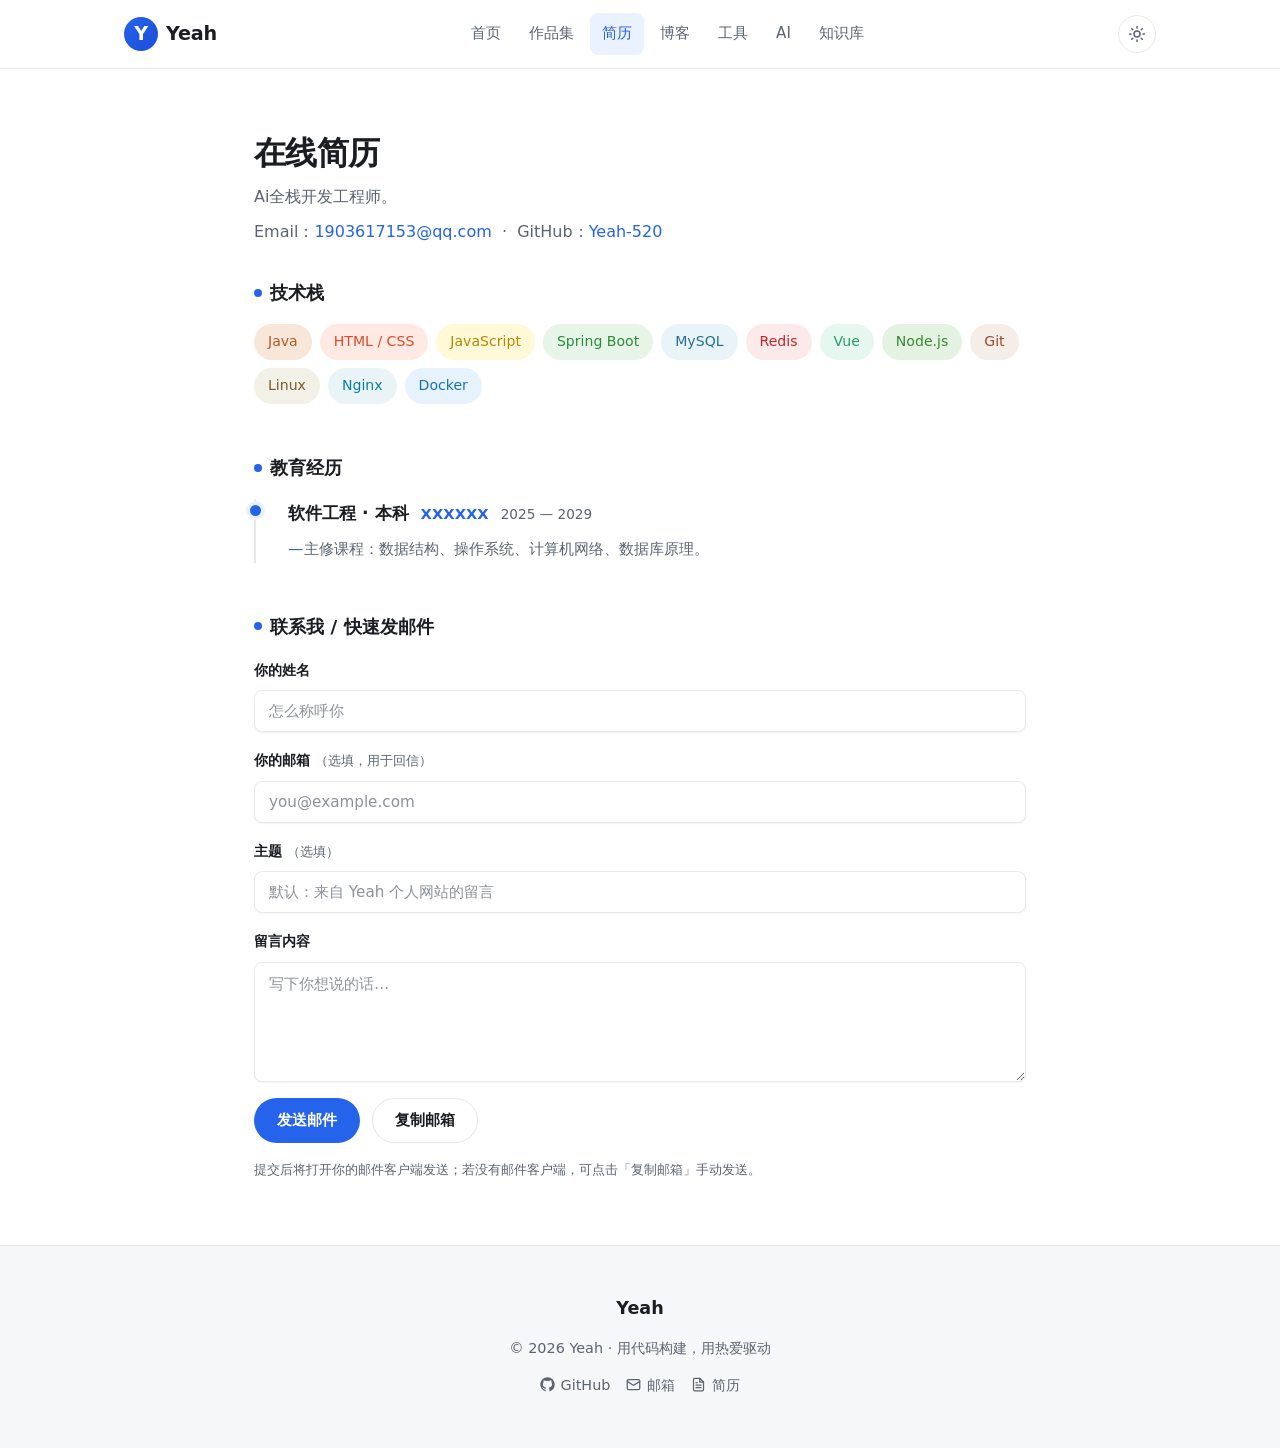
<file: resume.html>
<!DOCTYPE html>
<html lang="zh-CN">

  <head>
    <meta charset="UTF-8">
    <meta name="viewport" content="width=device-width, initial-scale=1.0">
    <meta name="description" content="Yeah 的在线简历 —— 教育经历与技能标签。">
    <title>在线简历 · Yeah</title>
    <link rel="stylesheet" href="assets/css/style.css">
  </head>

  <body data-active-nav="resume">

    <header class="site-header">
      <a class="skip-link" href="#main">跳到主要内容</a>
      <div class="container header-inner">
        <a class="brand" href="index.html" aria-label="Yeah 首页">
          <span class="brand-mark" aria-hidden="true">Y</span>
          <span class="brand-name">Yeah</span>
        </a>
        <nav id="site-nav" class="site-nav" aria-label="主导航">
          <ul class="nav-list">
            <li><a class="nav-link" data-nav="home" href="index.html">首页</a></li>
            <li><a class="nav-link" data-nav="portfolio" href="portfolio.html">作品集</a></li>
            <li><a class="nav-link" data-nav="resume" href="resume.html">简历</a></li>
            <li><a class="nav-link" data-nav="blog" href="blog.html">博客</a></li>
            <li><a class="nav-link" data-nav="tools" href="tools.html">工具</a></li>
            <li><a class="nav-link" data-nav="ai" href="ai.html">AI</a></li>
            <li><a class="nav-link" data-nav="knowledge" href="knowledge.html">知识库</a></li>
          </ul>
        </nav>
        <div class="header-actions">
          <button class="theme-toggle" id="theme-toggle" type="button" aria-label="切换暗色模式">
            <svg class="icon-sun" viewBox="0 0 24 24" fill="none" stroke="currentColor" stroke-width="2"
              stroke-linecap="round" stroke-linejoin="round" aria-hidden="true">
              <circle cx="12" cy="12" r="4"></circle>
              <path
                d="M12 2v2M12 20v2M4.93 4.93l1.41 1.41M17.66 17.66l1.41 1.41M2 12h2M20 12h2M4.93 19.07l1.41-1.41M17.66 6.34l1.41-1.41">
              </path>
            </svg>
            <svg class="icon-moon" viewBox="0 0 24 24" fill="none" stroke="currentColor" stroke-width="2"
              stroke-linecap="round" stroke-linejoin="round" aria-hidden="true">
              <path d="M21 12.79A9 9 0 1 1 11.21 3 7 7 0 0 0 21 12.79z"></path>
            </svg>
          </button>
          <button class="nav-toggle" type="button" aria-expanded="false" aria-controls="site-nav" aria-label="打开导航菜单">
            <span class="nav-toggle-bar"></span>
            <span class="nav-toggle-bar"></span>
            <span class="nav-toggle-bar"></span>
          </button>
        </div>
      </div>
    </header>

    <main id="main">
      <section class="section">
        <div class="container" style="max-width: 820px;">

          <div class="section-head reveal">
            <h1 class="section-title">在线简历</h1>
            <p class="section-sub">Ai全栈开发工程师。</p>
            <p class="section-sub" style="margin-top: var(--space-2);">
              Email：<a class="accent" href="mailto:1903617153@qq.com">1903617153@qq.com</a>
              &nbsp;·&nbsp; GitHub：<a class="accent" href="https://github.com/Yeah-520" target="_blank"
                rel="noopener noreferrer">Yeah-520</a>
            </p>
          </div>

          <!-- 技能 -->
          <div class="resume-block reveal" aria-labelledby="skills-title">
            <h2 class="knowledge-title" id="skills-title"><span class="dot"></span>技术栈</h2>
            <div class="skill-group">
              <span class="tag" style="background-color:#f8e7d8;color:#b05c28">Java</span>
              <span class="tag" style="background-color:#ffe9e3;color:#d84b2b">HTML / CSS</span>
              <span class="tag" style="background-color:#fff9d8;color:#b88600">JavaScript</span>
              <span class="tag" style="background-color:#e6f5e8;color:#2b8b3c">Spring Boot</span>
              <span class="tag" style="background-color:#e8f4f8;color:#237094">MySQL</span>
              <span class="tag" style="background-color:#fce9e9;color:#b62929">Redis</span>
              <span class="tag" style="background-color:#e6f7f0;color:#289c68">Vue</span>
              <span class="tag" style="background-color:#e4f3e1;color:#358737">Node.js</span>
              <span class="tag" style="background-color:#f5ede8;color:#9b4a27">Git</span>
              <span class="tag" style="background-color:#f3f0e8;color:#775b2a">Linux</span>
              <span class="tag" style="background-color:#eaf4f7;color:#0b7d9c">Nginx</span>
              <span class="tag" style="background-color:#e6f2fc;color:#1673b8">Docker</span>
            </div>
          </div>

          <!-- 教育经历 -->
          <div class="resume-block reveal" aria-labelledby="edu-title">
            <h2 class="knowledge-title" id="edu-title"><span class="dot"></span>教育经历</h2>
            <div class="timeline">
              <div class="timeline-item">
                <div class="timeline-head">
                  <h3 class="timeline-title">软件工程 · 本科</h3>
                  <span class="timeline-org">XXXXXX</span>
                  <span class="timeline-date">2025 — 2029</span>
                </div>
                <ul class="timeline-desc">
                  <li>主修课程：数据结构、操作系统、计算机网络、数据库原理。</li>
                </ul>
              </div>
            </div>
          </div>

          <!-- 联系我 -->
          <div class="resume-block reveal" aria-labelledby="contact-title">
            <h2 class="knowledge-title" id="contact-title"><span class="dot"></span>联系我 / 快速发邮件</h2>
            <form id="contact-form" class="contact-form">
              <div class="form-field">
                <label for="contact-name">你的姓名</label>
                <input type="text" id="contact-name" name="name" placeholder="怎么称呼你" required autocomplete="name">
              </div>
              <div class="form-field">
                <label for="contact-email">你的邮箱 <span class="form-optional">（选填，用于回信）</span></label>
                <input type="email" id="contact-email" name="email" placeholder="you@example.com" autocomplete="email">
              </div>
              <div class="form-field">
                <label for="contact-subject">主题 <span class="form-optional">（选填）</span></label>
                <input type="text" id="contact-subject" name="subject" placeholder="默认：来自 Yeah 个人网站的留言">
              </div>
              <div class="form-field">
                <label for="contact-message">留言内容</label>
                <textarea id="contact-message" name="message" rows="5" placeholder="写下你想说的话…" required></textarea>
              </div>
              <div class="form-actions">
                <button type="submit" class="btn btn-primary">发送邮件</button>
                <button type="button" id="copy-email" class="btn btn-ghost">复制邮箱</button>
              </div>
              <p class="form-hint">提交后将打开你的邮件客户端发送；若没有邮件客户端，可点击「复制邮箱」手动发送。</p>
            </form>
          </div>

        </div>
      </section>
    </main>

    <footer class="site-footer">
      <div class="container footer-inner">
        <p class="footer-brand">Yeah</p>
        <p class="footer-note">© <span id="year">2025</span> Yeah · 用代码构建，用热爱驱动</p>
        <ul class="footer-links">
          <li>
            <a href="https://github.com/Yeah-520" target="_blank" rel="noopener noreferrer">
              <svg viewBox="0 0 24 24" fill="currentColor" aria-hidden="true">
                <path
                  d="M12 .5C5.73.5.5 5.73.5 12c0 5.08 3.29 9.39 7.86 10.91.58.11.79-.25.79-.56 0-.27-.01-1.17-.02-2.12-3.2.7-3.87-1.36-3.87-1.36-.52-1.33-1.28-1.69-1.28-1.69-1.04-.71.08-.7.08-.7 1.15.08 1.76 1.18 1.76 1.18 1.02 1.75 2.68 1.25 3.34.95.1-.74.4-1.25.72-1.54-2.55-.29-5.23-1.28-5.23-5.68 0-1.26.45-2.28 1.18-3.09-.12-.29-.51-1.46.11-3.05 0 0 .97-.31 3.18 1.18a11.1 11.1 0 0 1 5.79 0c2.2-1.49 3.17-1.18 3.17-1.18.62 1.59.23 2.76.11 3.05.74.81 1.18 1.83 1.18 3.09 0 4.41-2.69 5.38-5.25 5.67.41.35.77 1.04.77 2.1 0 1.52-.01 2.74-.01 3.11 0 .31.21.67.8.56A11.52 11.52 0 0 0 23.5 12C23.5 5.73 18.27.5 12 .5z">
                </path>
              </svg>
              GitHub
            </a>
          </li>
          <li>
            <a href="mailto:1903617153@qq.com">
              <svg viewBox="0 0 24 24" fill="none" stroke="currentColor" stroke-width="2" stroke-linecap="round"
                stroke-linejoin="round" aria-hidden="true">
                <rect x="2" y="4" width="20" height="16" rx="2"></rect>
                <path d="m22 7-8.97 5.7a1.94 1.94 0 0 1-2.06 0L2 7"></path>
              </svg>
              邮箱
            </a>
          </li>
          <li><a href="resume.html"><svg viewBox="0 0 24 24" fill="none" stroke="currentColor" stroke-width="2"
                stroke-linecap="round" stroke-linejoin="round" aria-hidden="true">
                <path d="M14 2H6a2 2 0 0 0-2 2v16a2 2 0 0 0 2 2h12a2 2 0 0 0 2-2V8z"></path>
                <path d="M14 2v6h6"></path>
                <path d="M16 13H8M16 17H8M10 9H8"></path>
              </svg>简历</a></li>
        </ul>
      </div>
    </footer>

    <script src="assets/js/main.js"></script>
  </body>

</html>
</file>
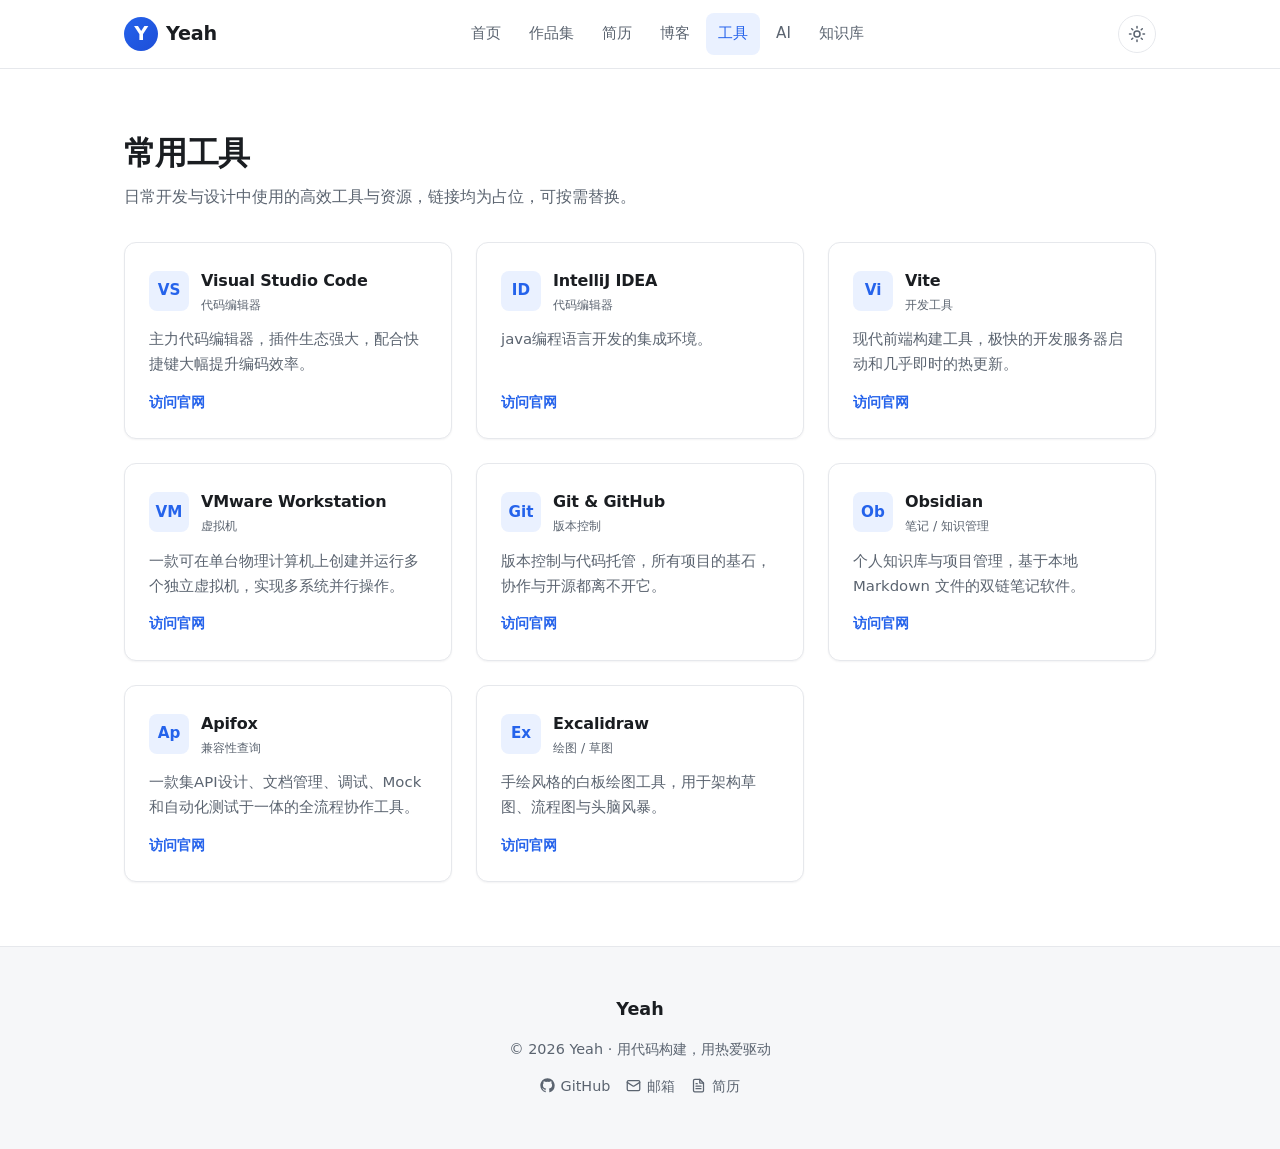
<file: tools.html>
<!DOCTYPE html>
<html lang="zh-CN">
<head>
  <meta charset="UTF-8">
  <meta name="viewport" content="width=device-width, initial-scale=1.0">
  <meta name="description" content="Yeah 的常用工具 —— 日常开发与设计中使用的高效工具与资源。">
  <title>常用工具 · Yeah</title>
  <link rel="stylesheet" href="assets/css/style.css">
</head>
<body data-active-nav="tools">

  <header class="site-header">
    <a class="skip-link" href="#main">跳到主要内容</a>
    <div class="container header-inner">
      <a class="brand" href="index.html" aria-label="Yeah 首页">
        <span class="brand-mark" aria-hidden="true">Y</span>
        <span class="brand-name">Yeah</span>
      </a>
      <nav id="site-nav" class="site-nav" aria-label="主导航">
        <ul class="nav-list">
          <li><a class="nav-link" data-nav="home" href="index.html">首页</a></li>
          <li><a class="nav-link" data-nav="portfolio" href="portfolio.html">作品集</a></li>
          <li><a class="nav-link" data-nav="resume" href="resume.html">简历</a></li>
          <li><a class="nav-link" data-nav="blog" href="blog.html">博客</a></li>
          <li><a class="nav-link" data-nav="tools" href="tools.html">工具</a></li>
          <li><a class="nav-link" data-nav="ai" href="ai.html">AI</a></li>
          <li><a class="nav-link" data-nav="knowledge" href="knowledge.html">知识库</a></li>
        </ul>
      </nav>
      <div class="header-actions">
        <button class="theme-toggle" id="theme-toggle" type="button" aria-label="切换暗色模式">
          <svg class="icon-sun" viewBox="0 0 24 24" fill="none" stroke="currentColor" stroke-width="2" stroke-linecap="round" stroke-linejoin="round" aria-hidden="true">
            <circle cx="12" cy="12" r="4"></circle>
            <path d="M12 2v2M12 20v2M4.93 4.93l1.41 1.41M17.66 17.66l1.41 1.41M2 12h2M20 12h2M4.93 19.07l1.41-1.41M17.66 6.34l1.41-1.41"></path>
          </svg>
          <svg class="icon-moon" viewBox="0 0 24 24" fill="none" stroke="currentColor" stroke-width="2" stroke-linecap="round" stroke-linejoin="round" aria-hidden="true">
            <path d="M21 12.79A9 9 0 1 1 11.21 3 7 7 0 0 0 21 12.79z"></path>
          </svg>
        </button>
        <button class="nav-toggle" type="button" aria-expanded="false" aria-controls="site-nav" aria-label="打开导航菜单">
          <span class="nav-toggle-bar"></span>
          <span class="nav-toggle-bar"></span>
          <span class="nav-toggle-bar"></span>
        </button>
      </div>
    </div>
  </header>

  <main id="main">
    <section class="section">
      <div class="container">
        <div class="section-head reveal">
          <h1 class="section-title">常用工具</h1>
          <p class="section-sub">日常开发与设计中使用的高效工具与资源，链接均为占位，可按需替换。</p>
        </div>

        <div class="card-grid">
          <article class="card tool-card reveal">
            <div class="tool-head">
              <span class="tool-logo" aria-hidden="true">VS</span>
              <div>
                <h2 class="card-title" style="font-size: 1rem;">Visual Studio Code</h2>
                <p class="tool-category">代码编辑器</p>
              </div>
            </div>
            <p class="card-desc">主力代码编辑器，插件生态强大，配合快捷键大幅提升编码效率。</p>
            <a class="card-link" href="https://code.visualstudio.com/" target="_blank" rel="noopener noreferrer">访问官网</a>
          </article>

          <article class="card tool-card reveal">
            <div class="tool-head">
              <span class="tool-logo" aria-hidden="true">ID</span>
              <div>
                <h2 class="card-title" style="font-size: 1rem;">IntelliJ IDEA</h2>
                <p class="tool-category">代码编辑器</p>
              </div>
            </div>
            <p class="card-desc">java编程语言开发的集成环境。</p>
            <a class="card-link" href="https://www.jetbrains.com/idea/download/?section=windows" target="_blank" rel="noopener noreferrer">访问官网</a>
          </article>


          <article class="card tool-card reveal">
            <div class="tool-head">
              <span class="tool-logo" aria-hidden="true">Vi</span>
              <div>
                <h2 class="card-title" style="font-size: 1rem;">Vite</h2>
                <p class="tool-category">开发工具</p>
              </div>
            </div>
            <p class="card-desc">现代前端构建工具，极快的开发服务器启动和几乎即时的热更新。</p>
            <a class="card-link" href="https://vitejs.cn/vite3-cn/" target="_blank" rel="noopener noreferrer">访问官网</a>
          </article>

          <article class="card tool-card reveal">
            <div class="tool-head">
              <span class="tool-logo" aria-hidden="true">VM</span>
              <div>
                <h2 class="card-title" style="font-size: 1rem;">VMware Workstation</h2>
                <p class="tool-category">虚拟机</p>
              </div>
            </div>
            <p class="card-desc">一款可在单台物理计算机上创建并运行多个独立虚拟机，实现多系统并行操作。</p>
            <a class="card-link" href="https://excalidraw.com/" target="_blank" rel="noopener noreferrer">访问官网</a>
          </article>

          <article class="card tool-card reveal">
            <div class="tool-head">
              <span class="tool-logo" aria-hidden="true">Git</span>
              <div>
                <h2 class="card-title" style="font-size: 1rem;">Git &amp; GitHub</h2>
                <p class="tool-category">版本控制</p>
              </div>
            </div>
            <p class="card-desc">版本控制与代码托管，所有项目的基石，协作与开源都离不开它。</p>
            <a class="card-link" href="https://github.com/" target="_blank" rel="noopener noreferrer">访问官网</a>
          </article>

          <article class="card tool-card reveal">
            <div class="tool-head">
              <span class="tool-logo" aria-hidden="true">Ob</span>
              <div>
                <h2 class="card-title" style="font-size: 1rem;">Obsidian</h2>
                <p class="tool-category">笔记 / 知识管理</p>
              </div>
            </div>
            <p class="card-desc">个人知识库与项目管理，基于本地 Markdown 文件的双链笔记软件。</p>
            <a class="card-link" href="https://obsidian.md/" target="_blank" rel="noopener noreferrer">访问官网</a>
          </article>

          <article class="card tool-card reveal">
            <div class="tool-head">
              <span class="tool-logo" aria-hidden="true">Ap</span>
              <div>
                <h2 class="card-title" style="font-size: 1rem;">Apifox</h2>
                <p class="tool-category">兼容性查询</p>
              </div>
            </div>
            <p class="card-desc">一款集API设计、文档管理、调试、Mock和自动化测试于一体的全流程协作工具。</p>
            <a class="card-link" href="https://apifox.com/" target="_blank" rel="noopener noreferrer">访问官网</a>
          </article>

          <article class="card tool-card reveal">
            <div class="tool-head">
              <span class="tool-logo" aria-hidden="true">Ex</span>
              <div>
                <h2 class="card-title" style="font-size: 1rem;">Excalidraw</h2>
                <p class="tool-category">绘图 / 草图</p>
              </div>
            </div>
            <p class="card-desc">手绘风格的白板绘图工具，用于架构草图、流程图与头脑风暴。</p>
            <a class="card-link" href="https://excalidraw.com/" target="_blank" rel="noopener noreferrer">访问官网</a>
          </article>
        </div>
      </div>
    </section>
  </main>

  <footer class="site-footer">
    <div class="container footer-inner">
      <p class="footer-brand">Yeah</p>
      <p class="footer-note">© <span id="year">2025</span> Yeah · 用代码构建，用热爱驱动</p>
      <ul class="footer-links">
        <li>
          <a href="https://github.com/Yeah-520" target="_blank" rel="noopener noreferrer">
            <svg viewBox="0 0 24 24" fill="currentColor" aria-hidden="true"><path d="M12 .5C5.73.5.5 5.73.5 12c0 5.08 3.29 9.39 7.86 10.91.58.11.79-.25.79-.56 0-.27-.01-1.17-.02-2.12-3.2.7-3.87-1.36-3.87-1.36-.52-1.33-1.28-1.69-1.28-1.69-1.04-.71.08-.7.08-.7 1.15.08 1.76 1.18 1.76 1.18 1.02 1.75 2.68 1.25 3.34.95.1-.74.4-1.25.72-1.54-2.55-.29-5.23-1.28-5.23-5.68 0-1.26.45-2.28 1.18-3.09-.12-.29-.51-1.46.11-3.05 0 0 .97-.31 3.18 1.18a11.1 11.1 0 0 1 5.79 0c2.2-1.49 3.17-1.18 3.17-1.18.62 1.59.23 2.76.11 3.05.74.81 1.18 1.83 1.18 3.09 0 4.41-2.69 5.38-5.25 5.67.41.35.77 1.04.77 2.1 0 1.52-.01 2.74-.01 3.11 0 .31.21.67.8.56A11.52 11.52 0 0 0 23.5 12C23.5 5.73 18.27.5 12 .5z"></path></svg>
            GitHub
          </a>
        </li>
        <li>
          <a href="mailto:1903617153@qq.com">
            <svg viewBox="0 0 24 24" fill="none" stroke="currentColor" stroke-width="2" stroke-linecap="round" stroke-linejoin="round" aria-hidden="true"><rect x="2" y="4" width="20" height="16" rx="2"></rect><path d="m22 7-8.97 5.7a1.94 1.94 0 0 1-2.06 0L2 7"></path></svg>
            邮箱
          </a>
        </li>
        <li><a href="resume.html"><svg viewBox="0 0 24 24" fill="none" stroke="currentColor" stroke-width="2" stroke-linecap="round" stroke-linejoin="round" aria-hidden="true"><path d="M14 2H6a2 2 0 0 0-2 2v16a2 2 0 0 0 2 2h12a2 2 0 0 0 2-2V8z"></path><path d="M14 2v6h6"></path><path d="M16 13H8M16 17H8M10 9H8"></path></svg>简历</a></li>
      </ul>
    </div>
  </footer>

  <script src="assets/js/main.js"></script>
</body>
</html>
</file>
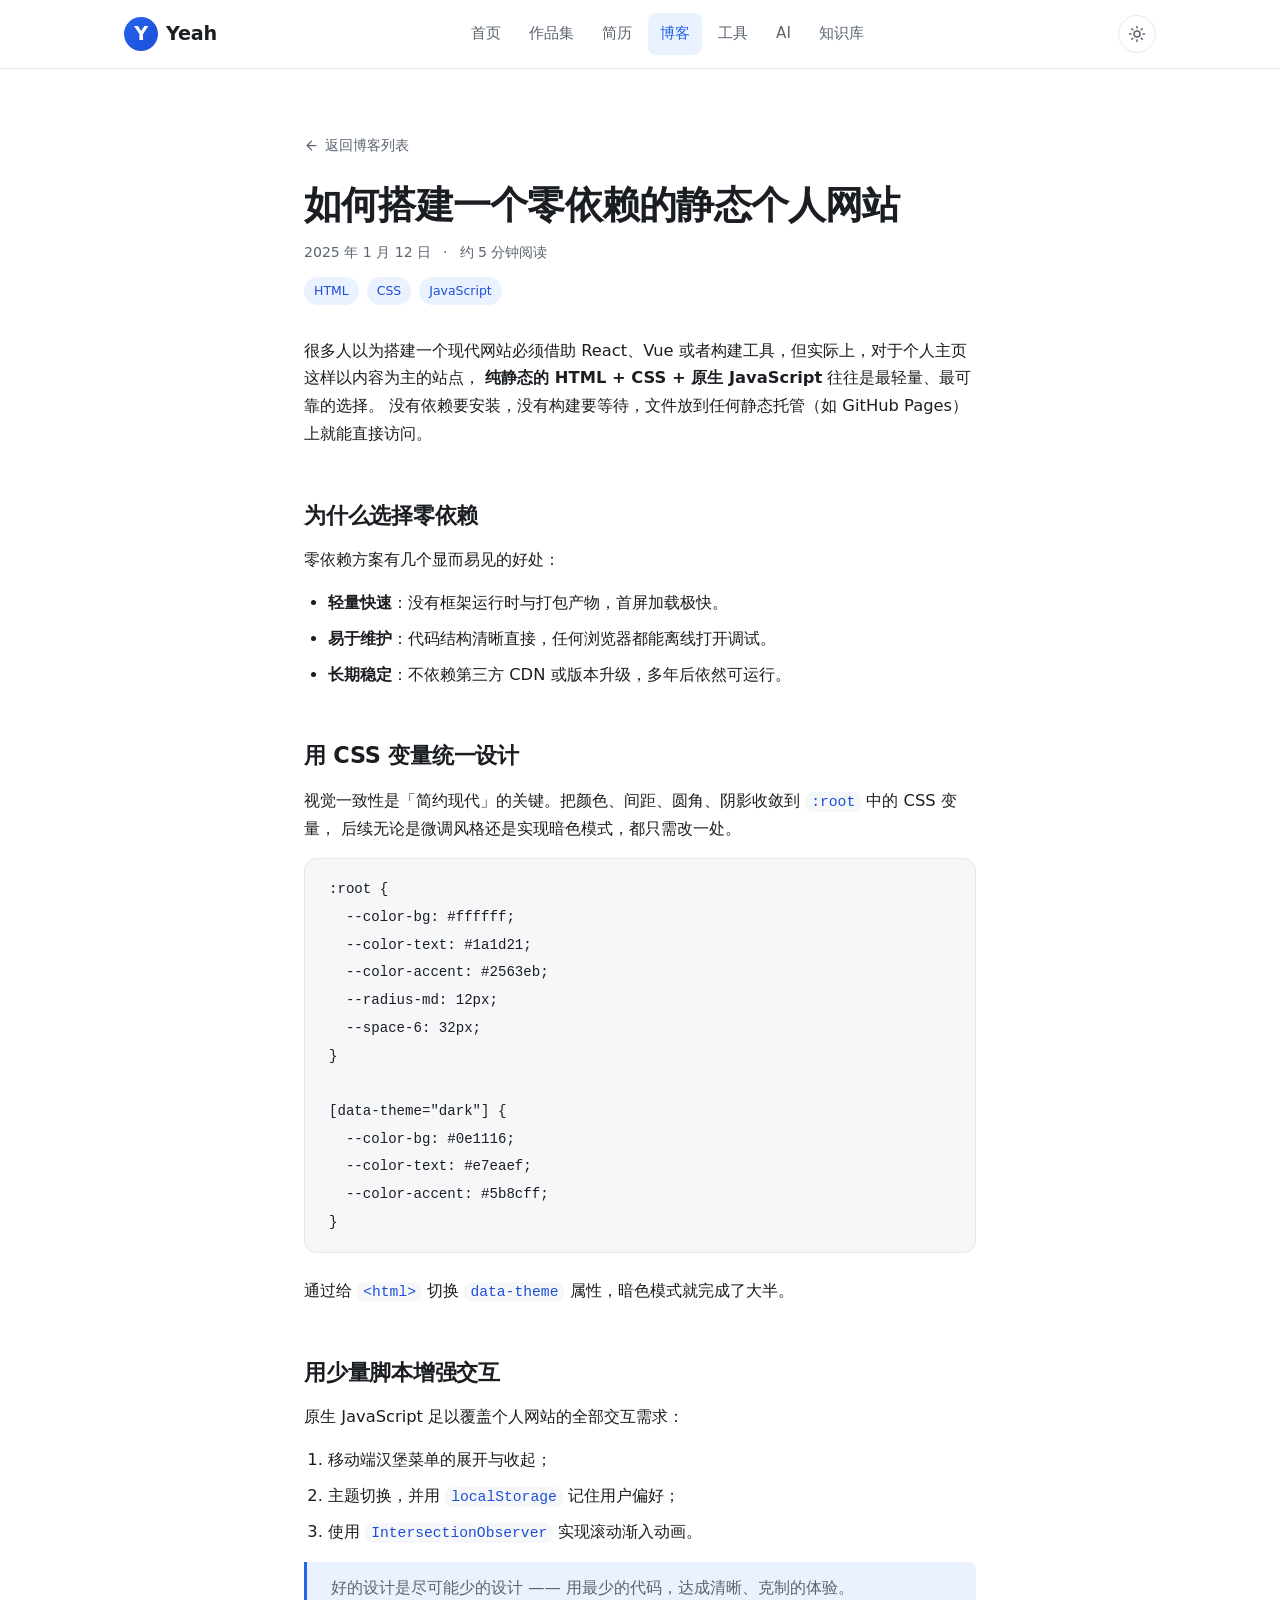
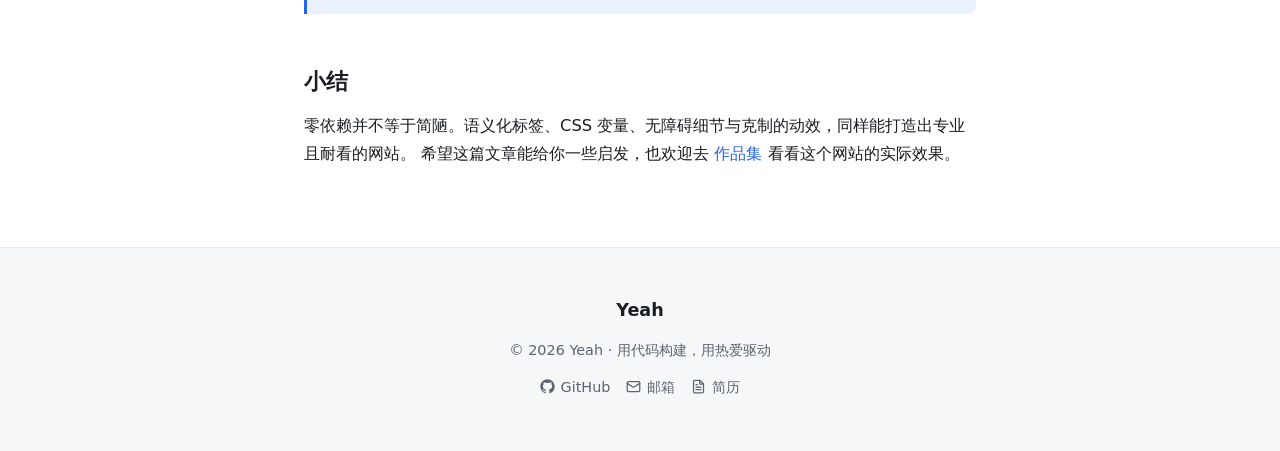
<file: blog/sample-post.html>
<!DOCTYPE html>
<html lang="zh-CN">
<head>
  <meta charset="UTF-8">
  <meta name="viewport" content="width=device-width, initial-scale=1.0">
  <meta name="description" content="如何搭建一个零依赖的静态个人网站 —— 用原生 HTML、CSS 与 JavaScript 从零构建。">
  <title>如何搭建一个零依赖的静态个人网站 · Yeah 博客</title>
  <link rel="stylesheet" href="../assets/css/style.css">
</head>
<body data-active-nav="blog">

  <header class="site-header">
    <a class="skip-link" href="#main">跳到主要内容</a>
    <div class="container header-inner">
      <a class="brand" href="../index.html" aria-label="Yeah 首页">
        <span class="brand-mark" aria-hidden="true">Y</span>
        <span class="brand-name">Yeah</span>
      </a>
      <nav id="site-nav" class="site-nav" aria-label="主导航">
        <ul class="nav-list">
          <li><a class="nav-link" data-nav="home" href="../index.html">首页</a></li>
          <li><a class="nav-link" data-nav="portfolio" href="../portfolio.html">作品集</a></li>
          <li><a class="nav-link" data-nav="resume" href="../resume.html">简历</a></li>
          <li><a class="nav-link" data-nav="blog" href="../blog.html">博客</a></li>
          <li><a class="nav-link" data-nav="tools" href="../tools.html">工具</a></li>
          <li><a class="nav-link" data-nav="ai" href="../ai.html">AI</a></li>
          <li><a class="nav-link" data-nav="knowledge" href="../knowledge.html">知识库</a></li>
        </ul>
      </nav>
      <div class="header-actions">
        <button class="theme-toggle" id="theme-toggle" type="button" aria-label="切换暗色模式">
          <svg class="icon-sun" viewBox="0 0 24 24" fill="none" stroke="currentColor" stroke-width="2" stroke-linecap="round" stroke-linejoin="round" aria-hidden="true">
            <circle cx="12" cy="12" r="4"></circle>
            <path d="M12 2v2M12 20v2M4.93 4.93l1.41 1.41M17.66 17.66l1.41 1.41M2 12h2M20 12h2M4.93 19.07l1.41-1.41M17.66 6.34l1.41-1.41"></path>
          </svg>
          <svg class="icon-moon" viewBox="0 0 24 24" fill="none" stroke="currentColor" stroke-width="2" stroke-linecap="round" stroke-linejoin="round" aria-hidden="true">
            <path d="M21 12.79A9 9 0 1 1 11.21 3 7 7 0 0 0 21 12.79z"></path>
          </svg>
        </button>
        <button class="nav-toggle" type="button" aria-expanded="false" aria-controls="site-nav" aria-label="打开导航菜单">
          <span class="nav-toggle-bar"></span>
          <span class="nav-toggle-bar"></span>
          <span class="nav-toggle-bar"></span>
        </button>
      </div>
    </div>
  </header>

  <main id="main">
    <article class="article">
      <div class="container">
        <a class="back-link" href="../blog.html">
          <svg viewBox="0 0 24 24" fill="none" stroke="currentColor" stroke-width="2" stroke-linecap="round" stroke-linejoin="round" aria-hidden="true"><path d="M19 12H5M12 19l-7-7 7-7"></path></svg>
          返回博客列表
        </a>

        <header class="article-header">
          <h1 class="article-title">如何搭建一个零依赖的静态个人网站</h1>
          <div class="article-meta">
            <time datetime="2025-01-12">2025 年 1 月 12 日</time>
            <span>·</span>
            <span>约 5 分钟阅读</span>
          </div>
          <div class="tag-list" style="margin-top: var(--space-3);">
            <span class="tag">HTML</span>
            <span class="tag">CSS</span>
            <span class="tag">JavaScript</span>
          </div>
        </header>

        <div class="article-body">
          <p>
            很多人以为搭建一个现代网站必须借助 React、Vue 或者构建工具，但实际上，对于个人主页这样以内容为主的站点，
            <strong>纯静态的 HTML + CSS + 原生 JavaScript</strong> 往往是最轻量、最可靠的选择。
            没有依赖要安装，没有构建要等待，文件放到任何静态托管（如 GitHub Pages）上就能直接访问。
          </p>

          <h2>为什么选择零依赖</h2>
          <p>零依赖方案有几个显而易见的好处：</p>
          <ul>
            <li><strong>轻量快速</strong>：没有框架运行时与打包产物，首屏加载极快。</li>
            <li><strong>易于维护</strong>：代码结构清晰直接，任何浏览器都能离线打开调试。</li>
            <li><strong>长期稳定</strong>：不依赖第三方 CDN 或版本升级，多年后依然可运行。</li>
          </ul>

          <h2>用 CSS 变量统一设计</h2>
          <p>
            视觉一致性是「简约现代」的关键。把颜色、间距、圆角、阴影收敛到 <code>:root</code> 中的 CSS 变量，
            后续无论是微调风格还是实现暗色模式，都只需改一处。
          </p>
          <pre><code>:root {
  --color-bg: #ffffff;
  --color-text: #1a1d21;
  --color-accent: #2563eb;
  --radius-md: 12px;
  --space-6: 32px;
}

[data-theme="dark"] {
  --color-bg: #0e1116;
  --color-text: #e7eaef;
  --color-accent: #5b8cff;
}</code></pre>
          <p>通过给 <code>&lt;html&gt;</code> 切换 <code>data-theme</code> 属性，暗色模式就完成了大半。</p>

          <h2>用少量脚本增强交互</h2>
          <p>原生 JavaScript 足以覆盖个人网站的全部交互需求：</p>
          <ol>
            <li>移动端汉堡菜单的展开与收起；</li>
            <li>主题切换，并用 <code>localStorage</code> 记住用户偏好；</li>
            <li>使用 <code>IntersectionObserver</code> 实现滚动渐入动画。</li>
          </ol>

          <blockquote>好的设计是尽可能少的设计 —— 用最少的代码，达成清晰、克制的体验。</blockquote>

          <h2>小结</h2>
          <p>
            零依赖并不等于简陋。语义化标签、CSS 变量、无障碍细节与克制的动效，同样能打造出专业且耐看的网站。
            希望这篇文章能给你一些启发，也欢迎去 <a class="accent" href="../portfolio.html">作品集</a> 看看这个网站的实际效果。
          </p>
        </div>
      </div>
    </article>
  </main>

  <footer class="site-footer">
    <div class="container footer-inner">
      <p class="footer-brand">Yeah</p>
      <p class="footer-note">© <span id="year">2025</span> Yeah · 用代码构建，用热爱驱动</p>
      <ul class="footer-links">
        <li>
          <a href="https://github.com/Yeah-520" target="_blank" rel="noopener noreferrer">
            <svg viewBox="0 0 24 24" fill="currentColor" aria-hidden="true"><path d="M12 .5C5.73.5.5 5.73.5 12c0 5.08 3.29 9.39 7.86 10.91.58.11.79-.25.79-.56 0-.27-.01-1.17-.02-2.12-3.2.7-3.87-1.36-3.87-1.36-.52-1.33-1.28-1.69-1.28-1.69-1.04-.71.08-.7.08-.7 1.15.08 1.76 1.18 1.76 1.18 1.02 1.75 2.68 1.25 3.34.95.1-.74.4-1.25.72-1.54-2.55-.29-5.23-1.28-5.23-5.68 0-1.26.45-2.28 1.18-3.09-.12-.29-.51-1.46.11-3.05 0 0 .97-.31 3.18 1.18a11.1 11.1 0 0 1 5.79 0c2.2-1.49 3.17-1.18 3.17-1.18.62 1.59.23 2.76.11 3.05.74.81 1.18 1.83 1.18 3.09 0 4.41-2.69 5.38-5.25 5.67.41.35.77 1.04.77 2.1 0 1.52-.01 2.74-.01 3.11 0 .31.21.67.8.56A11.52 11.52 0 0 0 23.5 12C23.5 5.73 18.27.5 12 .5z"></path></svg>
            GitHub
          </a>
        </li>
        <li>
          <a href="mailto:1903617153@qq.com">
            <svg viewBox="0 0 24 24" fill="none" stroke="currentColor" stroke-width="2" stroke-linecap="round" stroke-linejoin="round" aria-hidden="true"><rect x="2" y="4" width="20" height="16" rx="2"></rect><path d="m22 7-8.97 5.7a1.94 1.94 0 0 1-2.06 0L2 7"></path></svg>
            邮箱
          </a>
        </li>
        <li><a href="../resume.html"><svg viewBox="0 0 24 24" fill="none" stroke="currentColor" stroke-width="2" stroke-linecap="round" stroke-linejoin="round" aria-hidden="true"><path d="M14 2H6a2 2 0 0 0-2 2v16a2 2 0 0 0 2 2h12a2 2 0 0 0 2-2V8z"></path><path d="M14 2v6h6"></path><path d="M16 13H8M16 17H8M10 9H8"></path></svg>简历</a></li>
      </ul>
    </div>
  </footer>

  <script src="../assets/js/main.js"></script>
</body>
</html>
</file>
<file: assets/css/style.css>
/* ==========================================================================
   Yeah 个人网站 · 全局样式
   设计理念：简约现代、大量留白、黑白灰主色 + 蓝色强调色
   使用 CSS 变量统一管理颜色、间距、圆角、阴影
   ========================================================================== */

/* ---------- 设计变量（Design Tokens） ---------- */
:root {
  /* 颜色 */
  --color-bg: #ffffff;
  --color-bg-alt: #f6f7f9;
  --color-surface: #ffffff;
  --color-text: #1a1d21;
  --color-text-muted: #5b6470;
  --color-border: #e6e8ec;
  --color-accent: #2563eb;
  --color-accent-strong: #1d4ed8;
  --color-accent-soft: #eaf1ff;
  --color-on-accent: #ffffff;

  /* 阴影 */
  --shadow-sm: 0 1px 2px rgba(16, 24, 40, 0.05);
  --shadow-md: 0 1px 3px rgba(16, 24, 40, 0.06), 0 8px 24px rgba(16, 24, 40, 0.06);
  --shadow-lg: 0 2px 6px rgba(16, 24, 40, 0.08), 0 18px 44px rgba(16, 24, 40, 0.12);

  /* 间距 */
  --space-1: 4px;
  --space-2: 8px;
  --space-3: 12px;
  --space-4: 16px;
  --space-5: 24px;
  --space-6: 32px;
  --space-7: 48px;
  --space-8: 64px;
  --space-9: 96px;

  /* 圆角 */
  --radius-sm: 8px;
  --radius-md: 12px;
  --radius-lg: 20px;
  --radius-full: 999px;

  /* 排版 */
  --font-sans: system-ui, -apple-system, "Segoe UI", Roboto, "PingFang SC",
    "Hiragino Sans GB", "Microsoft YaHei", "Helvetica Neue", Arial, sans-serif;
  --font-mono: ui-monospace, SFMono-Regular, "SF Mono", Menlo, Consolas,
    "Liberation Mono", monospace;

  /* 布局 */
  --container: 1080px;
  --header-height: 68px;

  /* 动效 */
  --transition: 160ms ease;

  /* 代码高亮 */
  --code-bg: #f6f8fa;
  --code-keyword: #2563eb;
  --code-string: #16a34a;
  --code-comment: #9aa4b2;
  --code-number: #d97706;
  --code-function: #7c3aed;
  --code-title: #1a1d21;
  --code-builtin: #0891b2;
}

/* 暗色模式（由 JS 在 <html> 上设置 data-theme="dark"） */
[data-theme="dark"] {
  --color-bg: #0e1116;
  --color-bg-alt: #141920;
  --color-surface: #171d26;
  --color-text: #e7eaef;
  --color-text-muted: #9aa4b2;
  --color-border: #272f3b;
  --color-accent: #5b8cff;
  --color-accent-strong: #7ba0ff;
  --color-accent-soft: #1b2942;
  --color-on-accent: #0b1220;

  --shadow-sm: 0 1px 2px rgba(0, 0, 0, 0.4);
  --shadow-md: 0 1px 3px rgba(0, 0, 0, 0.4), 0 8px 24px rgba(0, 0, 0, 0.35);
  --shadow-lg: 0 2px 6px rgba(0, 0, 0, 0.5), 0 18px 44px rgba(0, 0, 0, 0.45);

  --code-bg: #161d27;
  --code-keyword: #7ba0ff;
  --code-string: #6ee7a0;
  --code-comment: #6b7280;
  --code-number: #fbbf24;
  --code-function: #c4b5fd;
  --code-title: #e7eaef;
  --code-builtin: #67e8f9;
}

/* ---------- 基础重置 ---------- */
*,
*::before,
*::after {
  box-sizing: border-box;
  margin: 0;
  padding: 0;
}

html {
  scroll-behavior: smooth;
  -webkit-text-size-adjust: 100%;
}

body {
  font-family: var(--font-sans);
  font-size: 16px;
  line-height: 1.7;
  color: var(--color-text);
  background-color: var(--color-bg);
  transition: background-color var(--transition), color var(--transition);
  min-height: 100vh;
  display: flex;
  flex-direction: column;
}

/* 主体占满剩余空间，让页脚贴底 */
main {
  flex: 1 0 auto;
}

img,
svg {
  display: block;
  max-width: 100%;
}

a {
  color: inherit;
  text-decoration: none;
}

ul,
ol {
  list-style: none;
}

button {
  font-family: inherit;
  font-size: inherit;
  cursor: pointer;
  border: none;
  background: none;
  color: inherit;
}

/* 跳转链接（无障碍） */
.skip-link {
  position: absolute;
  left: 12px;
  top: -48px;
  z-index: 100;
  padding: 8px 16px;
  background: var(--color-accent);
  color: var(--color-on-accent);
  border-radius: var(--radius-sm);
  transition: top var(--transition);
}

.skip-link:focus {
  top: 12px;
}

/* ---------- 布局工具 ---------- */
.container {
  width: 100%;
  max-width: var(--container);
  margin: 0 auto;
  padding: 0 var(--space-5);
}

.section {
  padding: var(--space-8) 0;
}

.section-alt {
  background-color: var(--color-bg-alt);
}

.section-head {
  max-width: auto;
  margin-bottom: var(--space-6);
}

.section-title {
  font-size: clamp(1.5rem, 3vw, 2rem);
  font-weight: 700;
  letter-spacing: -0.02em;
  line-height: 1.3;
  margin-bottom: var(--space-2);
}

.section-sub {
  color: var(--color-text-muted);
  font-size: 1rem;
}

.section-head-row {
  display: flex;
  align-items: center;
  justify-content: space-between;
  gap: var(--space-4);
  flex-wrap: wrap;
  margin-bottom: var(--space-2);
}

.section-head-row .section-title {
  margin-bottom: 0;
}

.ai-intro {
  margin-bottom: var(--space-6);
  color: var(--color-text-muted);
  font-size: 0.98rem;
  line-height: 1.75;
}

.ai-path {
  display: flex;
  align-items: center;
  flex-wrap: wrap;
  gap: var(--space-3);
  margin-bottom: var(--space-6);
}

.ai-path-label {
  font-size: 0.85rem;
  font-weight: 600;
  color: var(--color-text-muted);
}

.ai-path-steps {
  display: flex;
  align-items: center;
  flex-wrap: wrap;
  gap: var(--space-2);
}

.ai-path-step {
  padding: var(--space-2) var(--space-4);
  background: var(--color-accent-soft);
  color: var(--color-accent);
  font-weight: 600;
  font-size: 0.9rem;
  border-radius: var(--radius-full);
}

.ai-path-arrow {
  color: var(--color-text-muted);
}

/* 强调色文字 */
.accent {
  color: var(--color-accent);
}

/* ---------- 页头 ---------- */
.site-header {
  position: sticky;
  top: 0;
  z-index: 50;
  background-color: var(--color-bg);
  background-color: color-mix(in srgb, var(--color-bg) 88%, transparent);
  backdrop-filter: saturate(180%) blur(12px);
  -webkit-backdrop-filter: saturate(180%) blur(12px);
  border-bottom: 1px solid var(--color-border);
}

.header-inner {
  display: flex;
  align-items: center;
  justify-content: space-between;
  gap: var(--space-4);
  height: var(--header-height);
}

.brand {
  display: inline-flex;
  align-items: center;
  gap: var(--space-2);
  font-weight: 700;
  font-size: 1.2rem;
  letter-spacing: -0.01em;
}

.brand-mark {
  display: inline-flex;
  align-items: center;
  justify-content: center;
  width: 34px;
  height: 34px;
  border-radius: var(--radius-full);
  background: linear-gradient(135deg, var(--color-accent), var(--color-accent-strong));
  color: var(--color-on-accent);
  font-weight: 800;
}

.site-nav {
  display: flex;
  align-items: center;
  gap: var(--space-3);
}

.nav-list {
  display: flex;
  align-items: center;
  gap: var(--space-1);
}

.nav-link {
  display: inline-block;
  padding: var(--space-2) var(--space-3);
  border-radius: var(--radius-sm);
  color: var(--color-text-muted);
  font-size: 0.95rem;
  font-weight: 500;
  transition: color var(--transition), background-color var(--transition);
}

.nav-link:hover {
  color: var(--color-text);
  background-color: var(--color-bg-alt);
}

.nav-link.is-active {
  color: var(--color-accent);
  background-color: var(--color-accent-soft);
}

/* 页头右侧操作区（主题切换 + 汉堡按钮） */
.header-actions {
  display: flex;
  align-items: center;
  gap: var(--space-2);
}

/* 主题切换按钮 */
.theme-toggle {
  display: inline-flex;
  align-items: center;
  justify-content: center;
  width: 38px;
  height: 38px;
  border-radius: var(--radius-full);
  color: var(--color-text-muted);
  border: 1px solid var(--color-border);
  transition: color var(--transition), border-color var(--transition),
    background-color var(--transition);
}

.theme-toggle:hover {
  color: var(--color-text);
  background-color: var(--color-bg-alt);
}

.theme-toggle svg {
  width: 18px;
  height: 18px;
}

/* 日/月图标按主题显隐 */
.theme-toggle .icon-moon {
  display: none;
}

[data-theme="dark"] .theme-toggle .icon-sun {
  display: none;
}

[data-theme="dark"] .theme-toggle .icon-moon {
  display: block;
}

/* 汉堡按钮（默认隐藏，移动端显示） */
.nav-toggle {
  display: none;
  flex-direction: column;
  justify-content: center;
  gap: 5px;
  width: 40px;
  height: 40px;
  padding: 8px;
  border-radius: var(--radius-sm);
  border: 1px solid var(--color-border);
}

.nav-toggle-bar {
  display: block;
  width: 100%;
  height: 2px;
  background-color: var(--color-text);
  border-radius: 2px;
  transition: transform var(--transition), opacity var(--transition);
}

.nav-toggle[aria-expanded="true"] .nav-toggle-bar:nth-child(1) {
  transform: translateY(7px) rotate(45deg);
}

.nav-toggle[aria-expanded="true"] .nav-toggle-bar:nth-child(2) {
  opacity: 0;
}

.nav-toggle[aria-expanded="true"] .nav-toggle-bar:nth-child(3) {
  transform: translateY(-7px) rotate(-45deg);
}

/* ---------- 页脚 ---------- */
.site-footer {
  border-top: 1px solid var(--color-border);
  padding: var(--space-7) 0;
  background-color: var(--color-bg-alt);
}

.footer-inner {
  display: flex;
  flex-direction: column;
  align-items: center;
  gap: var(--space-3);
  text-align: center;
}

.footer-brand {
  font-weight: 700;
  font-size: 1.1rem;
}

.footer-note {
  color: var(--color-text-muted);
  font-size: 0.9rem;
}

.footer-links {
  display: flex;
  flex-wrap: wrap;
  justify-content: center;
  gap: var(--space-4);
}

.footer-links a {
  display: inline-flex;
  align-items: center;
  gap: 6px;
  color: var(--color-text-muted);
  font-size: 0.9rem;
  transition: color var(--transition);
}

.footer-links a:hover {
  color: var(--color-accent);
}

.footer-links svg {
  width: 15px;
  height: 15px;
}

/* ---------- 按钮 ---------- */
.btn {
  display: inline-flex;
  align-items: center;
  justify-content: center;
  gap: var(--space-2);
  padding: 11px 22px;
  border-radius: var(--radius-full);
  font-weight: 600;
  font-size: 0.95rem;
  border: 1px solid transparent;
  transition: transform var(--transition), box-shadow var(--transition),
    background-color var(--transition), border-color var(--transition),
    color var(--transition);
}

.btn:active {
  transform: translateY(1px);
}

.btn-primary {
  background-color: var(--color-accent);
  color: var(--color-on-accent);
}

.btn-primary:hover {
  background-color: var(--color-accent-strong);
  box-shadow: var(--shadow-md);
}

.btn-ghost {
  background-color: transparent;
  color: var(--color-text);
  border-color: var(--color-border);
}

.btn-ghost:hover {
  border-color: var(--color-accent);
  color: var(--color-accent);
}

.btn svg {
  width: 16px;
  height: 16px;
}

/* ---------- 首页 Hero ---------- */
.hero {
  padding: var(--space-9) 0 var(--space-8);
}

.hero-inner {
  display: flex;
  flex-direction: column;
  align-items: center;
  text-align: center;
  gap: var(--space-5);
}

.avatar {
  display: inline-flex;
  align-items: center;
  justify-content: center;
  border-radius: var(--radius-full);
  background: linear-gradient(135deg, var(--color-accent), var(--color-accent-strong));
  color: var(--color-on-accent);
  font-weight: 800;
  user-select: none;
}

.avatar-lg {
  width: 96px;
  height: 96px;
  font-size: 2.6rem;
  box-shadow: var(--shadow-lg);
}

.avatar-md {
  width: 56px;
  height: 56px;
  font-size: 1.5rem;
}

.hero-title {
  font-size: clamp(2rem, 5vw, 3.2rem);
  font-weight: 800;
  letter-spacing: -0.03em;
  line-height: 1.15;
}

.hero-slogan {
  font-size: clamp(1.1rem, 2.5vw, 1.4rem);
  font-weight: 500;
  color: var(--color-text);
}

.hero-sub {
  color: var(--color-text-muted);
  max-width: 600px;
}

.hero-actions {
  display: flex;
  flex-wrap: wrap;
  justify-content: center;
  gap: var(--space-3);
}

.social-list {
  display: flex;
  gap: var(--space-3);
}

.social-list a {
  display: inline-flex;
  align-items: center;
  justify-content: center;
  width: 42px;
  height: 42px;
  border-radius: var(--radius-full);
  border: 1px solid var(--color-border);
  color: var(--color-text-muted);
  transition: color var(--transition), border-color var(--transition),
    transform var(--transition);
}

.social-list a:hover {
  color: var(--color-accent);
  border-color: var(--color-accent);
  transform: translateY(-2px);
}

.social-list svg {
  width: 19px;
  height: 19px;
}

/* ---------- 关于 ---------- */
.about-grid {
  display: grid;
  grid-template-columns: 1.4fr 1fr;
  gap: var(--space-6);
}

.about-text p + p {
  margin-top: var(--space-4);
}

.about-highlights {
  display: grid;
  grid-template-columns: repeat(2, 1fr);
  gap: var(--space-4);
}

.highlight-card {
  background-color: var(--color-surface);
  border: 1px solid var(--color-border);
  border-radius: var(--radius-md);
  padding: var(--space-5);
  text-align: center;
  box-shadow: var(--shadow-sm);
}

.highlight-value {
  font-size: 1.8rem;
  font-weight: 800;
  color: var(--color-accent);
  line-height: 1.2;
}

.highlight-label {
  margin-top: var(--space-1);
  color: var(--color-text-muted);
  font-size: 0.88rem;
}

/* ---------- 卡片通用 ---------- */
.card-grid {
  display: grid;
  grid-template-columns: repeat(3, 1fr);
  gap: var(--space-5);
}

.card {
  position: relative;
  display: flex;
  flex-direction: column;
  gap: var(--space-3);
  background-color: var(--color-surface);
  border: 1px solid var(--color-border);
  border-radius: var(--radius-md);
  padding: var(--space-5);
  box-shadow: var(--shadow-sm);
  transition: transform var(--transition), box-shadow var(--transition),
    border-color var(--transition);
}

.card:hover {
  transform: translateY(-4px);
  box-shadow: var(--shadow-md);
  border-color: var(--color-accent);
}

.card-title {
  font-size: 1.1rem;
  font-weight: 700;
  letter-spacing: -0.01em;
}

.card-desc {
  color: var(--color-text-muted);
  font-size: 0.93rem;
  flex: 1 0 auto;
}

.card-meta {
  display: flex;
  align-items: center;
  gap: var(--space-2);
  color: var(--color-text-muted);
  font-size: 0.82rem;
}

.card-meta svg {
  width: 14px;
  height: 14px;
}

/* 标签（chips） */
.tag-list {
  display: flex;
  flex-wrap: wrap;
  gap: var(--space-2);
}

.tag {
  display: inline-block;
  padding: 3px 10px;
  border-radius: var(--radius-full);
  font-size: 0.78rem;
  font-weight: 500;
  color: var(--color-accent-strong);
  background-color: var(--color-accent-soft);
}

.tag--muted {
  color: var(--color-text-muted);
  background-color: var(--color-bg-alt);
}

/* 卡片链接 */
.card-link {
  display: inline-flex;
  align-items: center;
  gap: 6px;
  font-weight: 600;
  font-size: 0.9rem;
  color: var(--color-accent);
}

.card-link svg {
  width: 14px;
  height: 14px;
  transition: transform var(--transition);
}

.card-link:hover svg {
  transform: translateX(3px);
}

/* 整卡可点击：主链接覆盖整个卡片（stretched link） */
.card-link::after,
.card-title-link::after {
  content: '';
  position: absolute;
  inset: 0;
  z-index: 1;
}

.card-title-link {
  color: inherit;
  text-decoration: none;
}

.card-title-link:hover {
  color: var(--color-accent);
}

/* ---------- 作品集 ---------- */
.project-card .project-top {
  display: flex;
  align-items: flex-start;
  justify-content: space-between;
  gap: var(--space-3);
}

.project-icon {
  display: inline-flex;
  align-items: center;
  justify-content: center;
  width: 44px;
  height: 44px;
  border-radius: var(--radius-md);
  background-color: var(--color-accent-soft);
  color: var(--color-accent);
  flex-shrink: 0;
}

.project-icon svg {
  width: 22px;
  height: 22px;
}

.project-links {
  display: flex;
  gap: var(--space-2);
  position: relative;
  z-index: 2;
}

.icon-link {
  display: inline-flex;
  align-items: center;
  justify-content: center;
  width: 32px;
  height: 32px;
  border-radius: var(--radius-full);
  border: 1px solid var(--color-border);
  color: var(--color-text-muted);
  transition: color var(--transition), border-color var(--transition);
}

.icon-link:hover {
  color: var(--color-accent);
  border-color: var(--color-accent);
}

.icon-link svg {
  width: 15px;
  height: 15px;
}

/* ---------- 简历 ---------- */
.resume-block {
  margin-bottom: var(--space-7);
}

.resume-block:last-child {
  margin-bottom: 0;
}

.timeline {
  position: relative;
  padding-left: var(--space-6);
  border-left: 2px solid var(--color-border);
  display: flex;
  flex-direction: column;
  gap: var(--space-6);
}

.timeline-item {
  position: relative;
}

.timeline-item::before {
  content: "";
  position: absolute;
  left: calc(-1 * var(--space-6) - 6px);
  top: 6px;
  width: 11px;
  height: 11px;
  border-radius: var(--radius-full);
  background-color: var(--color-accent);
  box-shadow: 0 0 0 4px var(--color-accent-soft);
}

.timeline-head {
  display: flex;
  flex-wrap: wrap;
  align-items: baseline;
  gap: var(--space-2) var(--space-3);
}

.timeline-title {
  font-size: 1.08rem;
  font-weight: 700;
}

.timeline-org {
  color: var(--color-accent);
  font-weight: 600;
  font-size: 0.92rem;
}

.timeline-date {
  color: var(--color-text-muted);
  font-size: 0.85rem;
}

.timeline-desc {
  margin-top: var(--space-2);
  color: var(--color-text-muted);
  font-size: 0.95rem;
}

.timeline-desc li {
  position: relative;
  padding-left: var(--space-4);
}

.timeline-desc li::before {
  content: "—";
  position: absolute;
  left: 0;
  color: var(--color-accent);
}

.skill-group {
  display: flex;
  flex-wrap: wrap;
  gap: var(--space-2);
}

.skill-group .tag {
  padding: 6px 14px;
  font-size: 0.88rem;
}

/* ---------- 博客 ---------- */
.post-card {
  padding: var(--space-6);
}

.post-date {
  color: var(--color-text-muted);
  font-size: 0.85rem;
  font-variant-numeric: tabular-nums;
}

/* 文章详情 */
.article {
  max-width: 720px;
  margin: 0 auto;
  padding: var(--space-8) 0;
}

.article-header {
  margin-bottom: var(--space-6);
}

.back-link {
  display: inline-flex;
  align-items: center;
  gap: 6px;
  color: var(--color-text-muted);
  font-size: 0.9rem;
  margin-bottom: var(--space-5);
  transition: color var(--transition);
}

.back-link:hover {
  color: var(--color-accent);
}

.back-link svg {
  width: 15px;
  height: 15px;
}

.article-title {
  font-size: clamp(1.6rem, 4vw, 2.4rem);
  font-weight: 800;
  letter-spacing: -0.02em;
  line-height: 1.25;
  margin-bottom: var(--space-3);
}

.article-meta {
  display: flex;
  flex-wrap: wrap;
  align-items: center;
  gap: var(--space-3);
  color: var(--color-text-muted);
  font-size: 0.88rem;
}

.article-body {
  font-size: 1.02rem;
}

.article-body p {
  margin-bottom: var(--space-4);
}

.article-body h2 {
  font-size: 1.4rem;
  font-weight: 700;
  margin: var(--space-7) 0 var(--space-3);
  letter-spacing: -0.01em;
}

.article-body ul,
.article-body ol {
  margin: 0 0 var(--space-4) var(--space-5);
  list-style: disc;
  color: var(--color-text);
}

.article-body ol {
  list-style: decimal;
}

.article-body li {
  margin-bottom: var(--space-2);
}

.article-body code {
  font-family: var(--font-mono);
  font-size: 0.9em;
  padding: 2px 6px;
  border-radius: var(--radius-sm);
  background-color: var(--color-bg-alt);
  color: var(--color-accent-strong);
}

.article-body pre {
  margin: 0 0 var(--space-5);
  padding: var(--space-4) var(--space-5);
  border-radius: var(--radius-md);
  background-color: var(--color-bg-alt);
  border: 1px solid var(--color-border);
  overflow-x: auto;
}

.article-body pre code {
  padding: 0;
  background: none;
  color: inherit;
  font-size: 0.88rem;
  line-height: 1.6;
}

.article-body blockquote {
  margin: 0 0 var(--space-5);
  padding: var(--space-3) var(--space-5);
  border-left: 3px solid var(--color-accent);
  background-color: var(--color-accent-soft);
  border-radius: 0 var(--radius-sm) var(--radius-sm) 0;
  color: var(--color-text-muted);
}

/* ---------- 工具 ---------- */
.tool-card {
  align-items: flex-start;
}

.tool-head {
  display: flex;
  align-items: center;
  gap: var(--space-3);
  width: 100%;
}

.tool-logo {
  display: inline-flex;
  align-items: center;
  justify-content: center;
  width: 40px;
  height: 40px;
  border-radius: var(--radius-sm);
  background-color: var(--color-accent-soft);
  color: var(--color-accent);
  font-weight: 800;
  font-size: 0.95rem;
  flex-shrink: 0;
}

.tool-category {
  color: var(--color-text-muted);
  font-size: 0.78rem;
}

/* ---------- 知识库 ---------- */
.knowledge-section {
  margin-bottom: var(--space-7);
}

.knowledge-section:last-child {
  margin-bottom: 0;
}

.knowledge-title {
  display: flex;
  align-items: center;
  gap: var(--space-2);
  font-size: 1.15rem;
  font-weight: 700;
  margin-bottom: var(--space-4);
}

.knowledge-title .dot {
  width: 8px;
  height: 8px;
  border-radius: var(--radius-full);
  background-color: var(--color-accent);
}

.knowledge-grid {
  display: grid;
  grid-template-columns: repeat(2, 1fr);
  gap: var(--space-4);
}

.knowledge-card {
  display: flex;
  align-items: flex-start;
  gap: var(--space-3);
  background-color: var(--color-surface);
  border: 1px solid var(--color-border);
  border-radius: var(--radius-md);
  padding: var(--space-4) var(--space-5);
  transition: border-color var(--transition), box-shadow var(--transition);
}

.knowledge-card:hover {
  border-color: var(--color-accent);
  box-shadow: var(--shadow-sm);
}

.knowledge-card h3 {
  font-size: 0.98rem;
  font-weight: 600;
}

.knowledge-card p {
  color: var(--color-text-muted);
  font-size: 0.86rem;
  margin-top: 2px;
}

.knowledge-card .tag {
  margin-top: var(--space-2);
}

/* ---------- 知识库 Markdown 渲染 ---------- */
.knowledge-root {
  display: flex;
  flex-direction: column;
  gap: var(--space-7);
}

.knowledge-doc-list {
  display: flex;
  flex-direction: column;
  gap: var(--space-5);
  margin-top: var(--space-4);
}

.knowledge-doc {
  background-color: var(--color-surface);
  border: 1px solid var(--color-border);
  border-radius: var(--radius-md);
  padding: var(--space-5) var(--space-6);
  box-shadow: var(--shadow-sm);
}

.knowledge-doc-toggle {
  display: flex;
  align-items: center;
  gap: var(--space-3);
  width: 100%;
  padding: 0;
  background: none;
  border: none;
  cursor: pointer;
  text-align: left;
  color: var(--color-text);
  font: inherit;
  border-radius: var(--radius-sm);
}

.knowledge-doc-toggle:focus-visible {
  outline: 2px solid var(--color-accent);
  outline-offset: 4px;
}

.knowledge-doc-title {
  font-size: 1.15rem;
  font-weight: 700;
  letter-spacing: -0.01em;
}

.knowledge-doc-arrow {
  flex: 0 0 auto;
  width: 9px;
  height: 9px;
  margin-left: auto;
  color: var(--color-text-muted);
}

.knowledge-doc-arrow::before {
  content: '';
  display: block;
  width: 9px;
  height: 9px;
  box-sizing: border-box;
  border-right: 2px solid currentColor;
  border-bottom: 2px solid currentColor;
  transform: rotate(45deg);
  transition: transform var(--transition);
}

.knowledge-doc.is-collapsed .knowledge-doc-arrow::before {
  transform: rotate(-45deg);
}

.knowledge-doc-body {
  color: var(--color-text);
  font-size: 0.98rem;
  line-height: 1.75;
  margin-top: var(--space-4);
  padding-top: var(--space-4);
  border-top: 1px solid var(--color-border);
}

.knowledge-doc.is-collapsed .knowledge-doc-body {
  display: none;
}

.knowledge-toolbar {
  display: flex;
  align-items: center;
  flex-shrink: 0;
}

.knowledge-toggle-all {
  display: inline-flex;
  align-items: center;
  gap: var(--space-2);
  padding: var(--space-2) var(--space-4);
  font-size: 0.9rem;
  font-weight: 600;
  color: var(--color-accent);
  background: var(--color-accent-soft);
  border: 1px solid transparent;
  border-radius: var(--radius-full);
  cursor: pointer;
  transition: background-color var(--transition), color var(--transition), transform var(--transition);
}

.knowledge-toggle-all:hover {
  background: var(--color-accent);
  color: var(--color-on-accent);
}

.knowledge-toggle-all:focus-visible {
  outline: 2px solid var(--color-accent);
  outline-offset: 2px;
}

.knowledge-doc-body h1,
.knowledge-doc-body h2,
.knowledge-doc-body h3,
.knowledge-doc-body h4 {
  font-weight: 700;
  line-height: 1.35;
  margin: var(--space-5) 0 var(--space-2);
}

.knowledge-doc-body h1 { font-size: 1.5rem; }
.knowledge-doc-body h2 { font-size: 1.3rem; }
.knowledge-doc-body h3 { font-size: 1.12rem; }
.knowledge-doc-body h4 { font-size: 1rem; }

.knowledge-doc-body p {
  margin: 0 0 var(--space-3);
}

.knowledge-doc-body ul,
.knowledge-doc-body ol {
  margin: 0 0 var(--space-3);
  padding-left: var(--space-5);
  list-style: disc;
}

.knowledge-doc-body ol {
  list-style: decimal;
}

.knowledge-doc-body li {
  margin-bottom: var(--space-1);
}

.knowledge-doc-body a {
  color: var(--color-accent);
  text-decoration: underline;
  text-underline-offset: 2px;
}

.knowledge-doc-body a:hover {
  color: var(--color-accent-strong);
}

.knowledge-doc-body code {
  font-family: var(--font-mono);
  font-size: 0.88em;
  padding: 2px 6px;
  border-radius: var(--radius-sm);
  background-color: var(--color-bg-alt);
  color: var(--color-accent-strong);
}

.knowledge-doc-body pre {
  margin: 0 0 var(--space-4);
  padding: var(--space-4) var(--space-5);
  border-radius: var(--radius-md);
  background-color: var(--color-bg-alt);
  border: 1px solid var(--color-border);
  overflow-x: auto;
}

.knowledge-doc-body pre code {
  padding: 0;
  background: none;
  color: inherit;
  font-size: 0.86rem;
  line-height: 1.6;
}

/* 代码高亮（highlight.js token 配色） */
.knowledge-doc-body pre.hljs {
  background-color: var(--code-bg);
}

.hljs-keyword,
.hljs-selector-tag,
.hljs-literal,
.hljs-type {
  color: var(--code-keyword);
}

.hljs-string,
.hljs-regexp,
.hljs-attr,
.hljs-template-variable {
  color: var(--code-string);
}

.hljs-comment,
.hljs-quote {
  color: var(--code-comment);
  font-style: italic;
}

.hljs-number,
.hljs-symbol,
.hljs-bullet,
.hljs-variable {
  color: var(--code-number);
}

.hljs-title,
.hljs-title.function_,
.hljs-function,
.hljs-section {
  color: var(--code-function);
}

.hljs-built_in,
.hljs-params,
.hljs-meta {
  color: var(--code-builtin);
}

.hljs-name,
.hljs-tag,
.hljs-selector-id,
.hljs-selector-class {
  color: var(--code-title);
}

.knowledge-doc-body blockquote {
  margin: 0 0 var(--space-4);
  padding: var(--space-3) var(--space-5);
  border-left: 3px solid var(--color-accent);
  background-color: var(--color-accent-soft);
  border-radius: 0 var(--radius-sm) var(--radius-sm) 0;
  color: var(--color-text-muted);
}

.knowledge-doc-body hr {
  margin: var(--space-5) 0;
  border: none;
  border-top: 1px solid var(--color-border);
}

.knowledge-doc-body table {
  width: 100%;
  margin: 0 0 var(--space-4);
  border-collapse: collapse;
  font-size: 0.9rem;
}

.knowledge-doc-body th,
.knowledge-doc-body td {
  padding: var(--space-2) var(--space-3);
  border: 1px solid var(--color-border);
  text-align: left;
}

.knowledge-doc-body th {
  background-color: var(--color-bg-alt);
  font-weight: 600;
}

.knowledge-doc-body img {
  max-width: 100%;
  border-radius: var(--radius-sm);
}

.knowledge-error {
  padding: var(--space-4) var(--space-5);
  border: 1px solid var(--color-border);
  border-left: 3px solid var(--color-accent);
  border-radius: var(--radius-sm);
  background-color: var(--color-accent-soft);
  color: var(--color-text-muted);
  font-size: 0.92rem;
}

/* ---------- 联系表单 ---------- */
.contact-form {
  display: flex;
  flex-direction: column;
  gap: var(--space-4);
  margin-top: var(--space-4);
}

.form-field {
  display: flex;
  flex-direction: column;
  gap: var(--space-2);
}

.form-field label {
  font-size: 0.9rem;
  font-weight: 600;
}

.form-optional {
  color: var(--color-text-muted);
  font-weight: 400;
  font-size: 0.82rem;
}

.form-field input,
.form-field textarea {
  width: 100%;
  padding: 11px 14px;
  font-family: inherit;
  font-size: 0.95rem;
  color: var(--color-text);
  background-color: var(--color-surface);
  border: 1px solid var(--color-border);
  border-radius: var(--radius-sm);
  box-shadow: var(--shadow-sm);
  transition: border-color var(--transition), box-shadow var(--transition);
}

.form-field input::placeholder,
.form-field textarea::placeholder {
  color: var(--color-text-muted);
  opacity: 0.7;
}

.form-field input:focus,
.form-field textarea:focus {
  outline: none;
  border-color: var(--color-accent);
  box-shadow: 0 0 0 3px var(--color-accent-soft);
}

.form-field textarea {
  resize: vertical;
  min-height: 120px;
}

.form-actions {
  display: flex;
  flex-wrap: wrap;
  gap: var(--space-3);
}

.form-hint {
  color: var(--color-text-muted);
  font-size: 0.82rem;
}

/* 复制成功后按钮的短暂反馈态 */
.btn.is-copied {
  color: var(--color-accent);
  border-color: var(--color-accent);
}

/* ---------- 滚动渐入动画 ---------- */
.reveal {
  opacity: 0;
  transform: translateY(16px);
  transition: opacity 0.55s ease, transform 0.55s ease;
}

.reveal.is-visible {
  opacity: 1;
  transform: none;
}

/* 尊重「减少动态效果」偏好 */
@media (prefers-reduced-motion: reduce) {
  html {
    scroll-behavior: auto;
  }

  .reveal {
    opacity: 1;
    transform: none;
    transition: none;
  }

  * {
    transition-duration: 0.01ms !important;
    animation-duration: 0.01ms !important;
  }
}

/* ---------- 响应式 ---------- */
@media (max-width: 900px) {
  .card-grid {
    grid-template-columns: repeat(2, 1fr);
  }

  .about-grid {
    grid-template-columns: 1fr;
  }

  .knowledge-grid {
    grid-template-columns: 1fr;
  }
}

@media (max-width: 720px) {
  :root {
    --header-height: 60px;
  }

  .container {
    padding: 0 var(--space-4);
  }

  /* 移动端导航：汉堡菜单 + 下拉面板 */
  .nav-toggle {
    display: flex;
  }

  .site-nav {
    position: absolute;
    top: var(--header-height);
    left: 0;
    right: 0;
    flex-direction: column;
    align-items: stretch;
    gap: 0;
    padding: var(--space-3) var(--space-4) var(--space-4);
    background-color: var(--color-bg);
    border-bottom: 1px solid var(--color-border);
    box-shadow: var(--shadow-md);
    display: none;
  }

  .site-nav.is-open {
    display: flex;
  }

  .nav-list {
    flex-direction: column;
    align-items: stretch;
    gap: var(--space-1);
  }

  .nav-link {
    padding: var(--space-3);
    border-radius: var(--radius-sm);
  }

  .card-grid {
    grid-template-columns: 1fr;
  }

  .hero {
    padding: var(--space-8) 0 var(--space-7);
  }

  .section {
    padding: var(--space-7) 0;
  }

  .timeline {
    padding-left: var(--space-5);
  }

  .timeline-item::before {
    left: calc(-1 * var(--space-5) - 6px);
  }

  .about-highlights {
    grid-template-columns: repeat(2, 1fr);
  }
}

/* ---------- 返回顶部按钮 ---------- */
.back-to-top {
  position: fixed;
  right: 24px;
  bottom: 24px;
  z-index: 60;
  width: 44px;
  height: 44px;
  display: flex;
  align-items: center;
  justify-content: center;
  background-color: var(--color-accent);
  color: var(--color-on-accent);
  border: none;
  border-radius: var(--radius-full);
  cursor: pointer;
  box-shadow: var(--shadow-md);
  opacity: 0;
  visibility: hidden;
  transform: translateY(8px);
  transition: opacity var(--transition), transform var(--transition),
    visibility var(--transition), background-color var(--transition);
}

.back-to-top svg {
  width: 20px;
  height: 20px;
}

.back-to-top:hover {
  background-color: var(--color-accent-strong);
}

.back-to-top:focus-visible {
  outline: 2px solid var(--color-accent);
  outline-offset: 2px;
}

.back-to-top.is-visible {
  opacity: 1;
  visibility: visible;
  transform: translateY(0);
}

/* ---------- 联系我弹窗 ---------- */
.modal {
  position: fixed;
  inset: 0;
  z-index: 100;
  display: flex;
  align-items: center;
  justify-content: center;
  padding: var(--space-4);
}

.modal[hidden] {
  display: none;
}

.modal-overlay {
  position: absolute;
  inset: 0;
  background: rgba(15, 18, 24, 0.5);
  backdrop-filter: blur(2px);
}

.modal-panel {
  position: relative;
  z-index: 1;
  width: 100%;
  max-width: 420px;
  background: var(--color-surface);
  border: 1px solid var(--color-border);
  border-radius: var(--radius-lg);
  box-shadow: var(--shadow-lg);
  padding: var(--space-6);
}

.modal-close {
  position: absolute;
  top: var(--space-3);
  right: var(--space-3);
  width: 32px;
  height: 32px;
  display: flex;
  align-items: center;
  justify-content: center;
  background: none;
  border: none;
  border-radius: var(--radius-full);
  color: var(--color-text-muted);
  cursor: pointer;
  transition: background-color var(--transition), color var(--transition);
}

.modal-close:hover {
  background: var(--color-bg-alt);
  color: var(--color-text);
}

.modal-close:focus-visible {
  outline: 2px solid var(--color-accent);
  outline-offset: 2px;
}

.modal-close svg {
  width: 18px;
  height: 18px;
}

.modal-title {
  font-size: 1.3rem;
  font-weight: 700;
  letter-spacing: -0.01em;
  margin: 0 0 var(--space-5);
}

.contact-list {
  list-style: none;
  margin: 0;
  padding: 0;
  display: flex;
  flex-direction: column;
  gap: var(--space-4);
}

.contact-item {
  display: flex;
  align-items: center;
  gap: var(--space-4);
}

.contact-icon {
  flex: 0 0 auto;
  width: 44px;
  height: 44px;
  display: flex;
  align-items: center;
  justify-content: center;
  background: var(--color-accent-soft);
  color: var(--color-accent);
  border-radius: var(--radius-md);
}

.contact-icon svg {
  width: 20px;
  height: 20px;
}

.contact-info {
  display: flex;
  flex-direction: column;
  gap: 2px;
  min-width: 0;
}

.contact-label {
  font-size: 0.8rem;
  color: var(--color-text-muted);
}

.contact-value {
  font-size: 1rem;
  font-weight: 600;
  color: var(--color-text);
  text-decoration: none;
  overflow-wrap: break-word;
}

.contact-value:hover {
  color: var(--color-accent);
}

body.modal-open {
  overflow: hidden;
}
</file>
